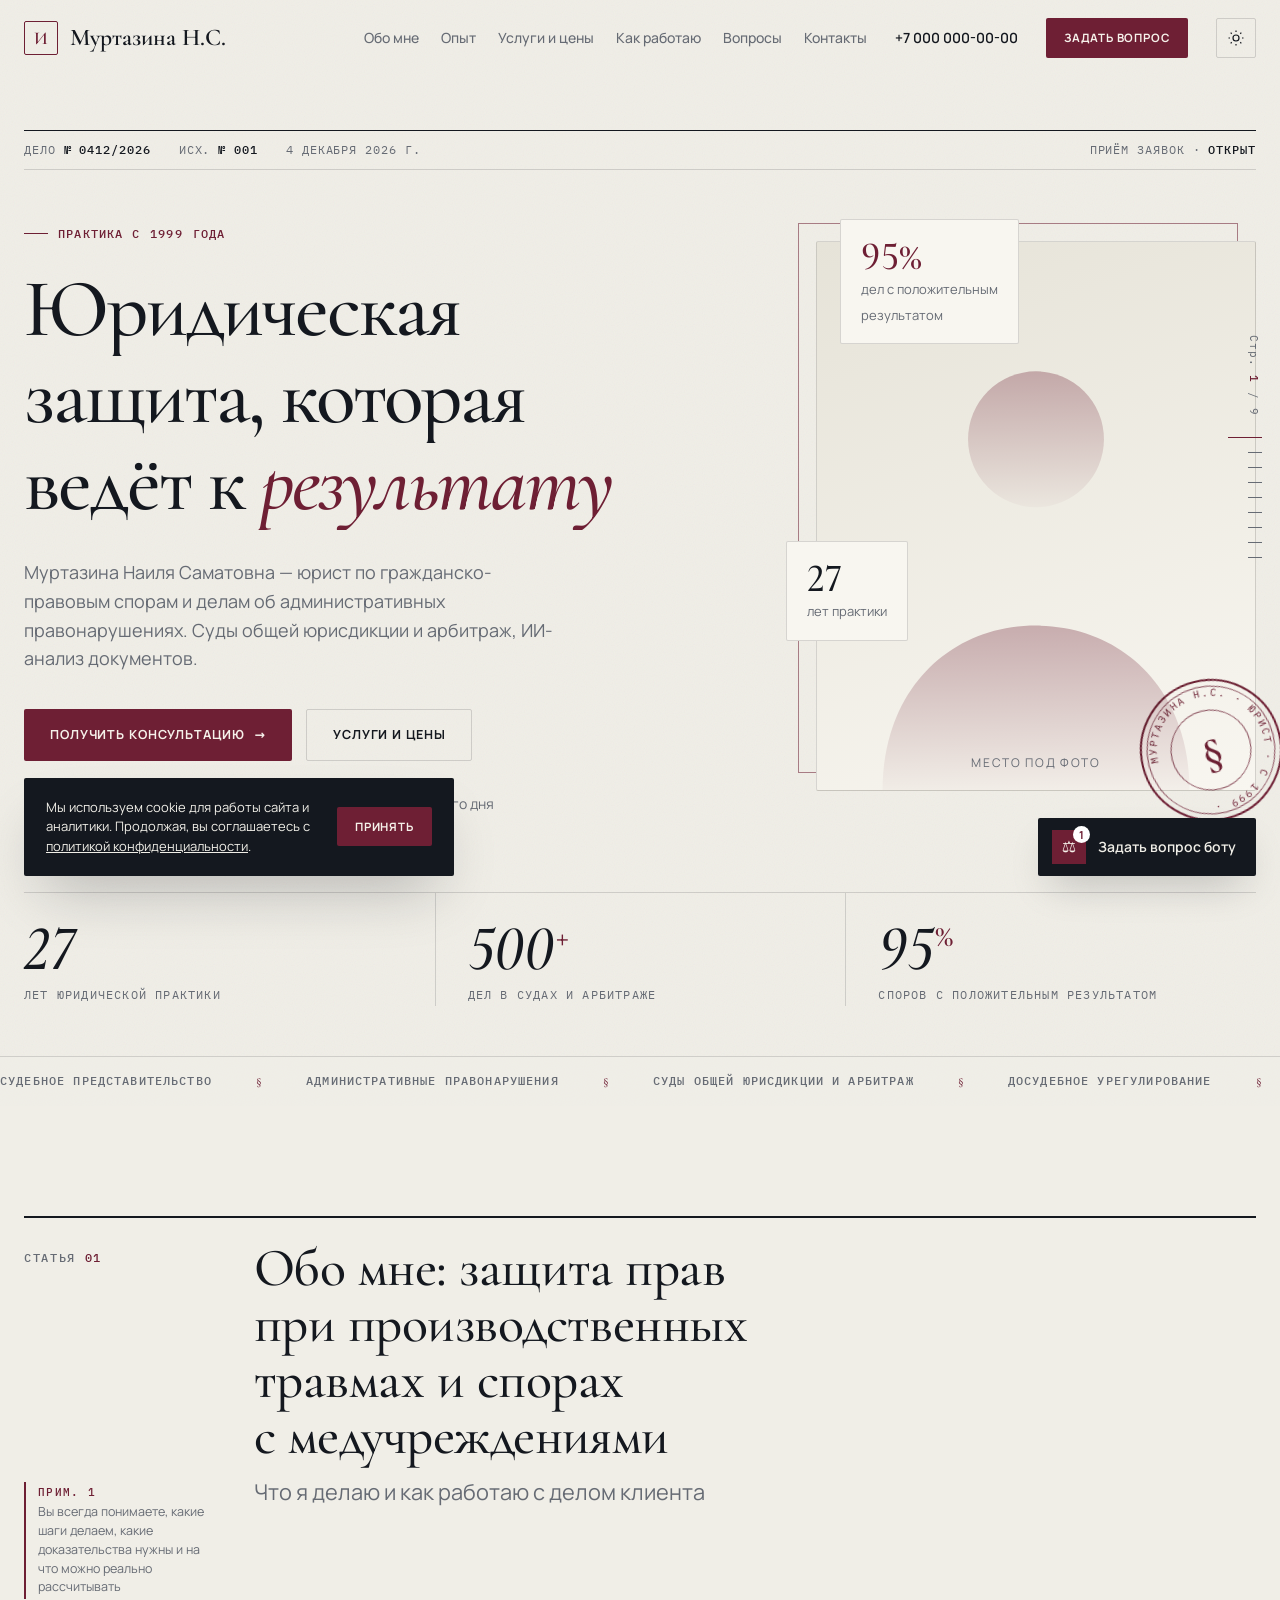
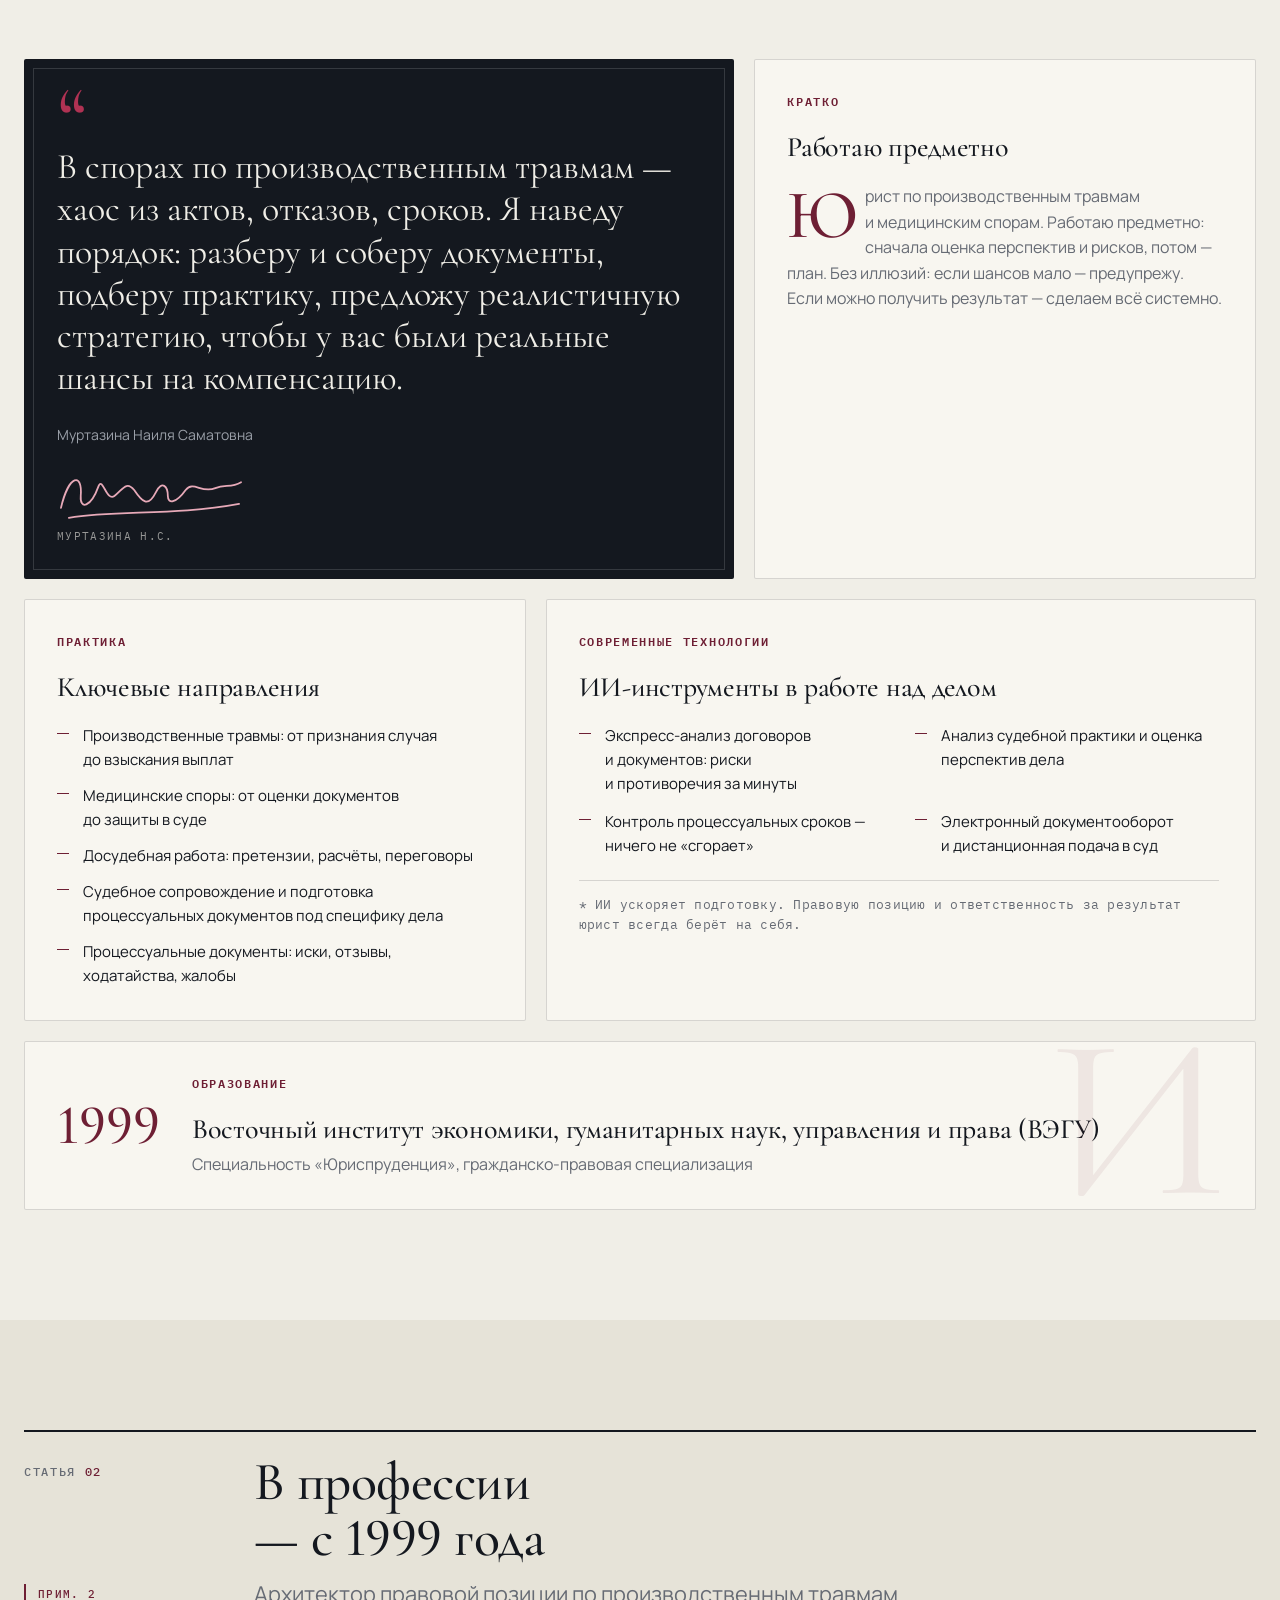
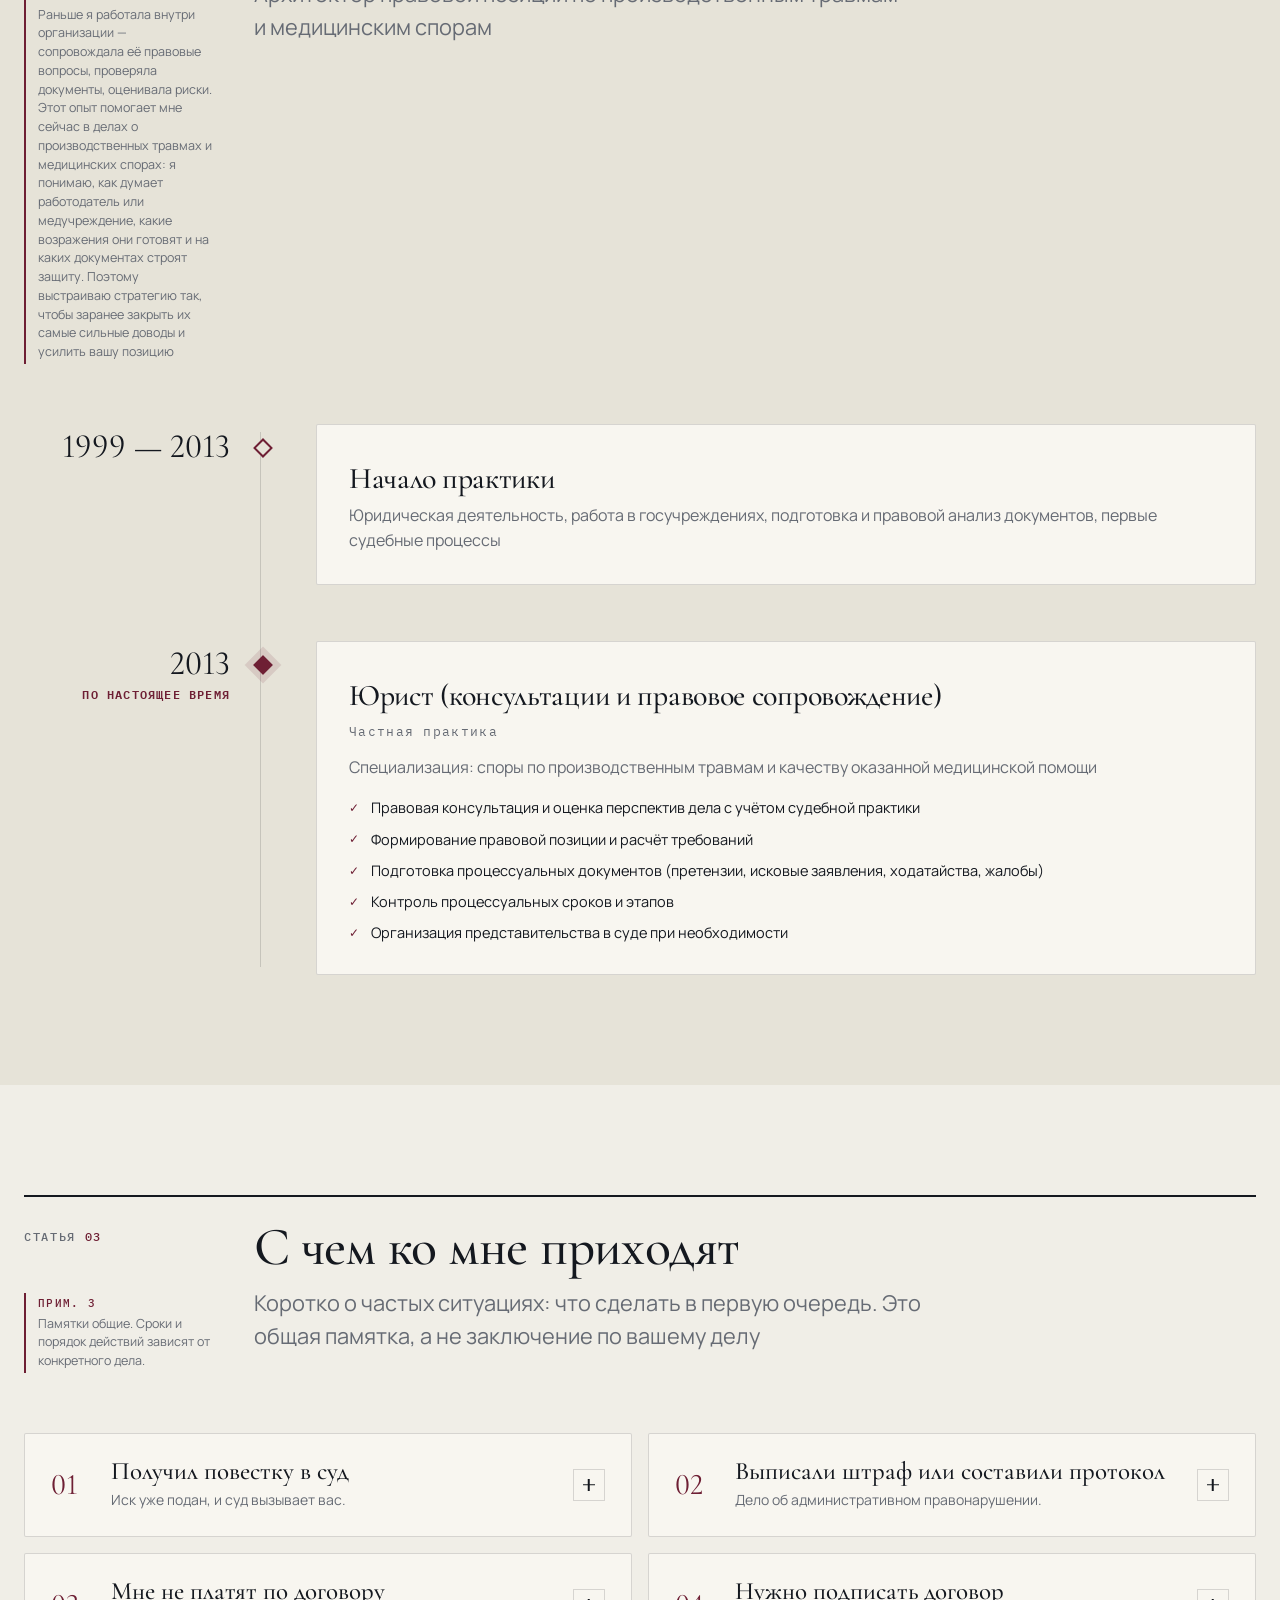
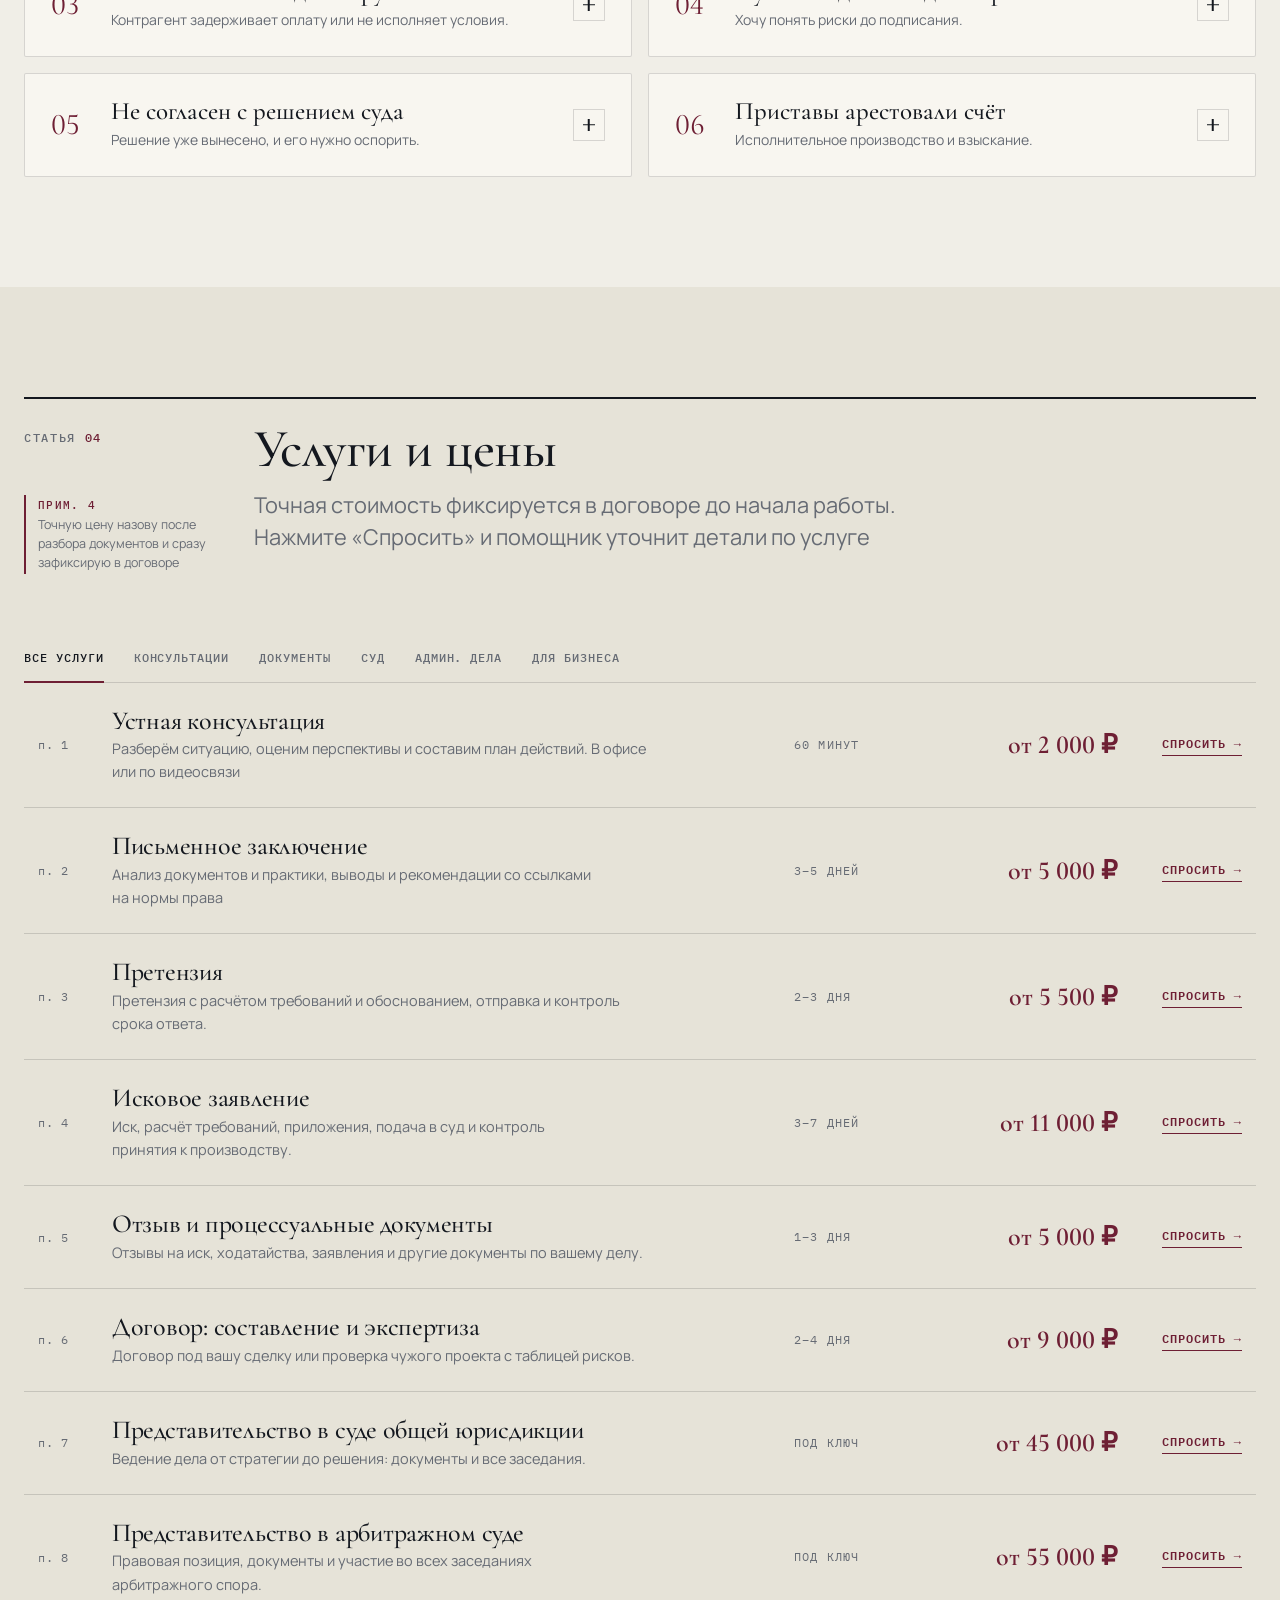
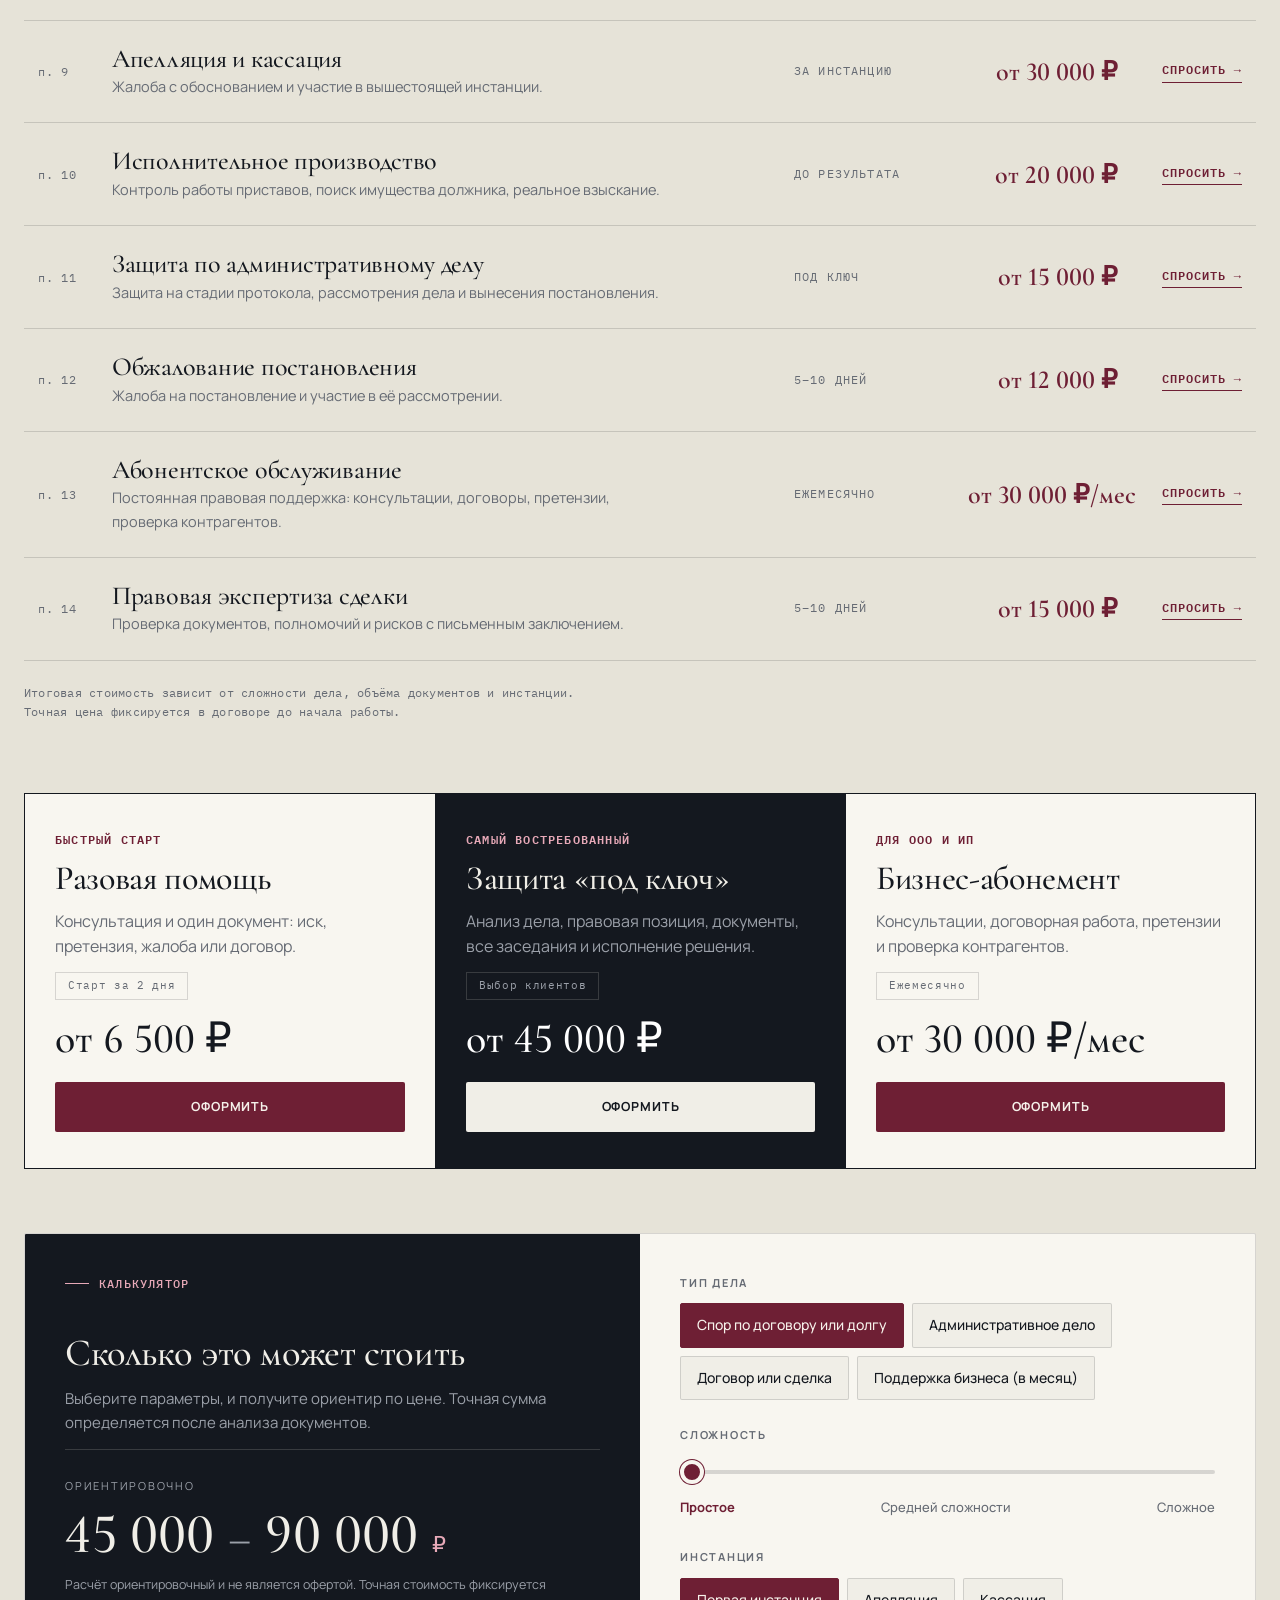
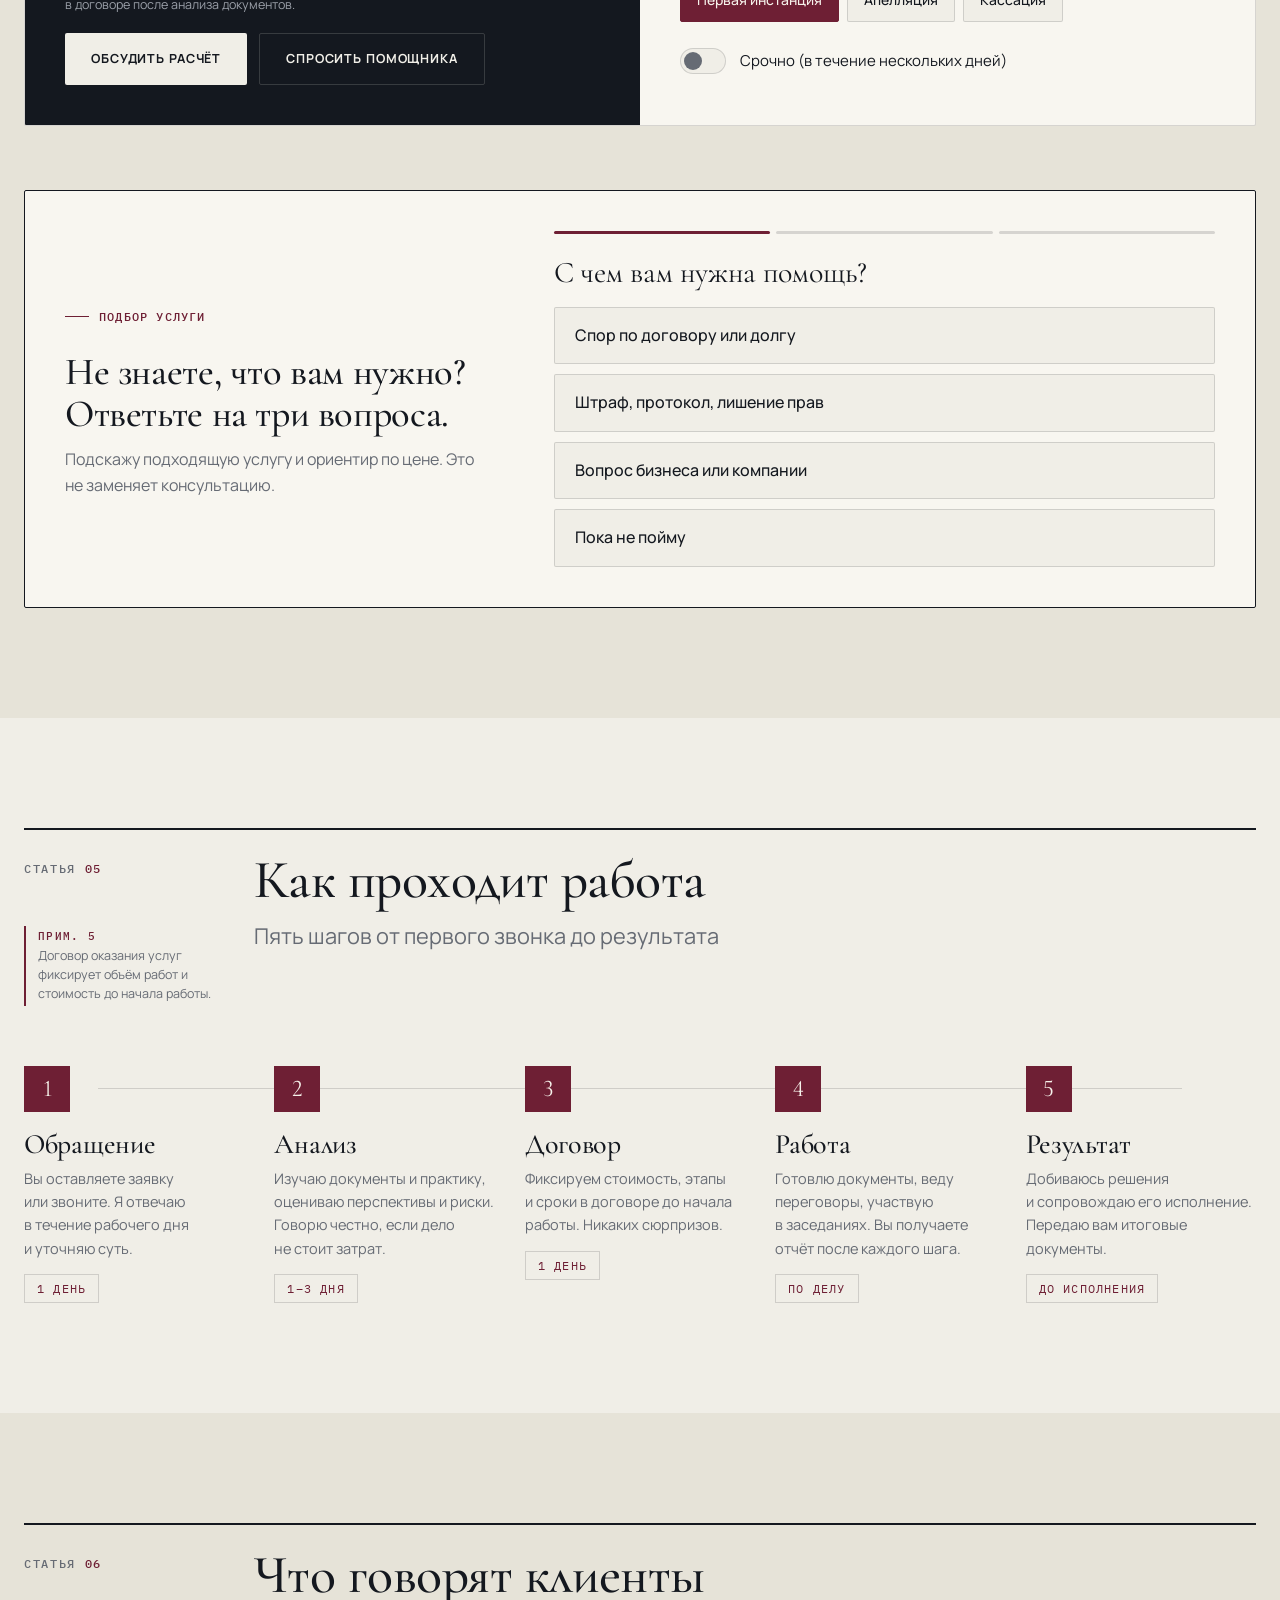
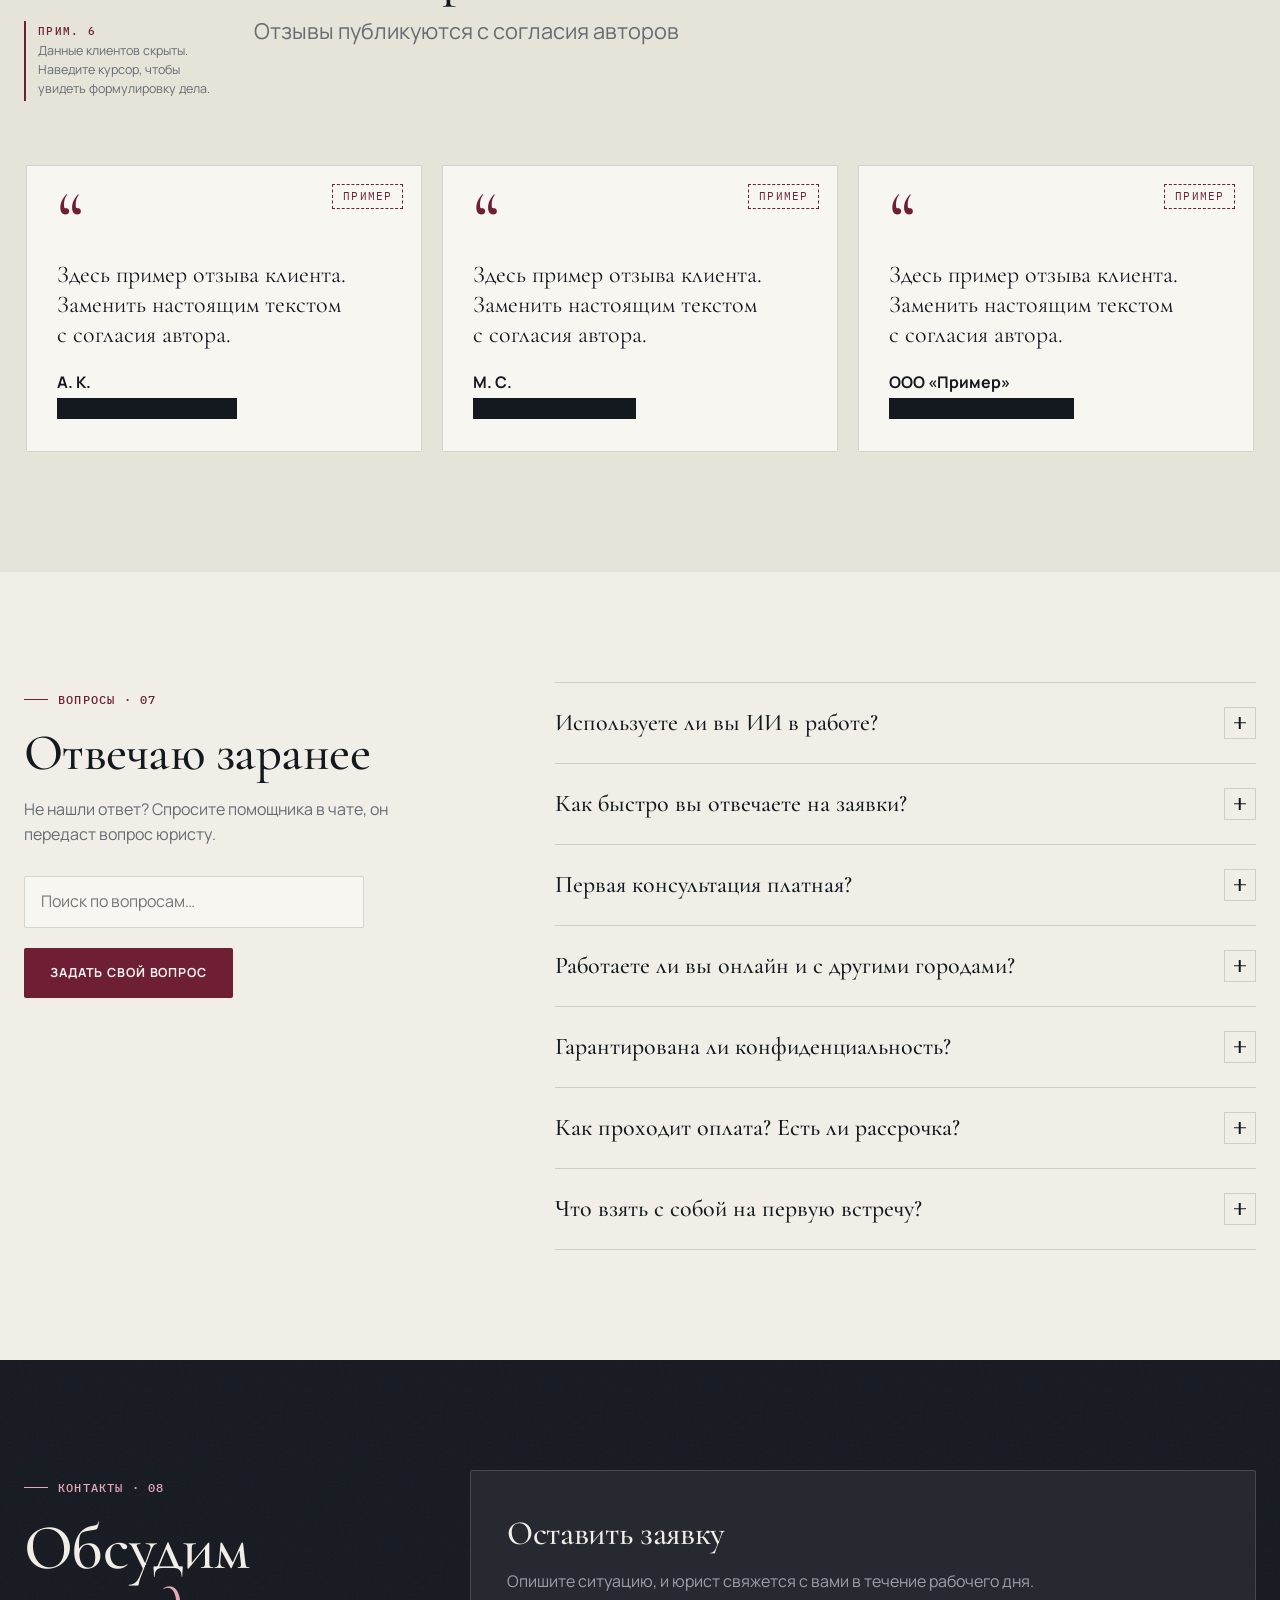
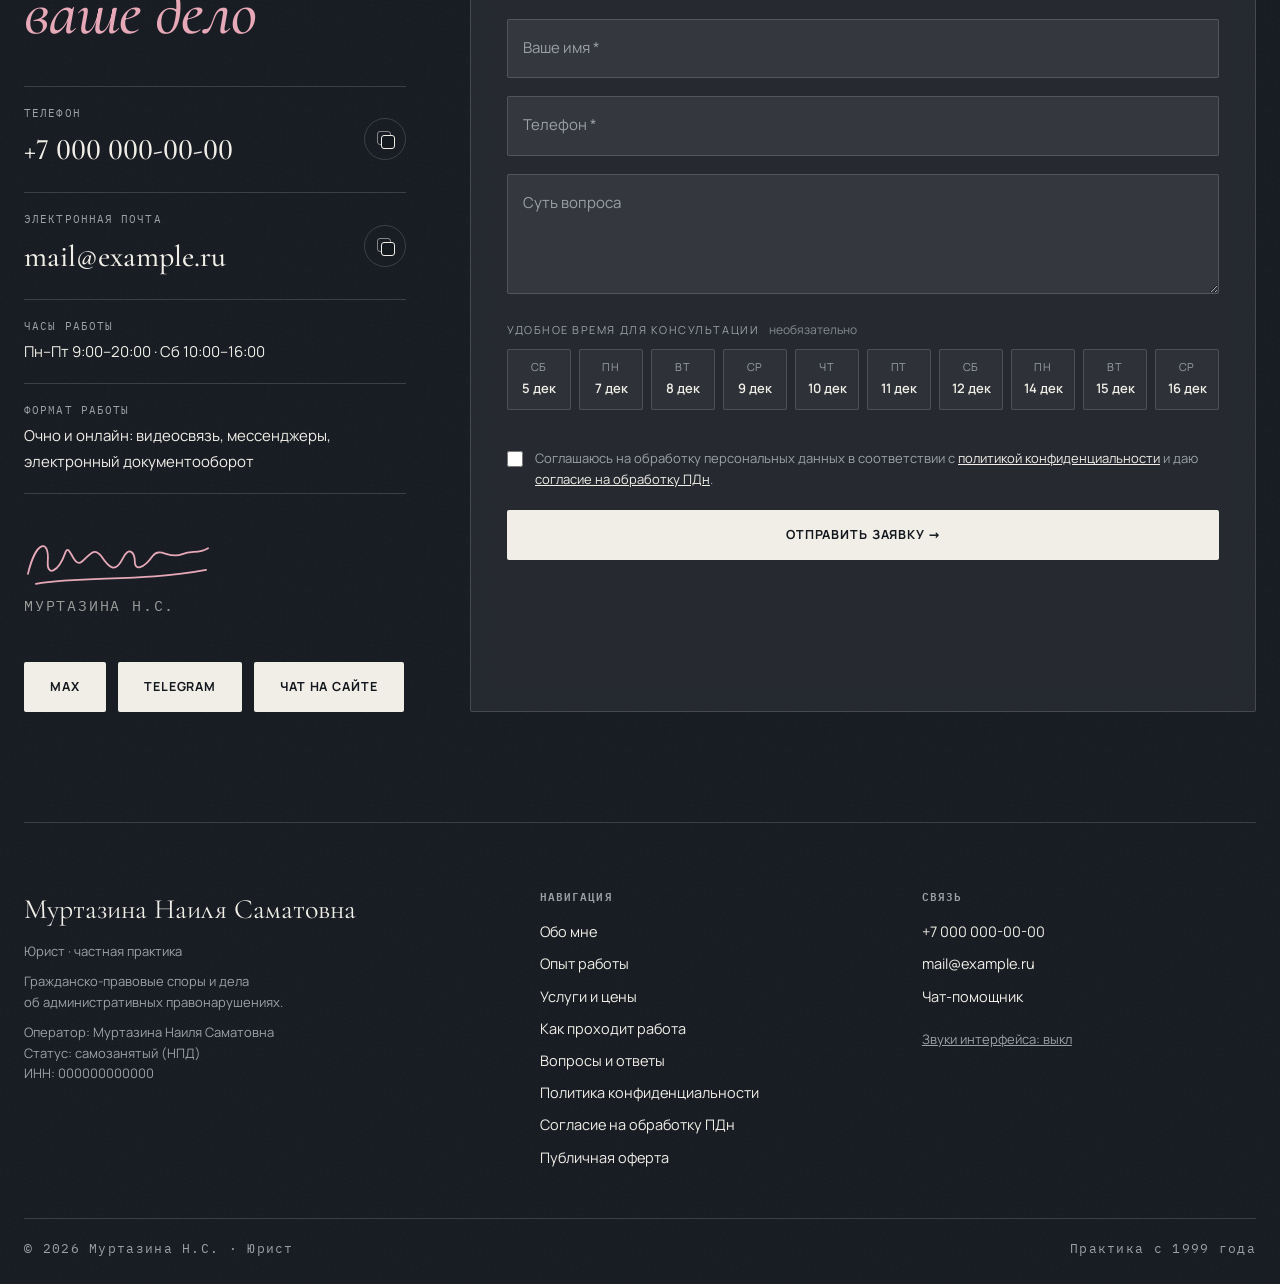
<file: index.html>
<!doctype html>
<html lang="ru">
<head>
<meta charset="utf-8">
<meta name="viewport" content="width=device-width, initial-scale=1">
<title>Иванов И.И. — юрист по гражданским спорам и административным делам</title>
<meta name="description" content="Юрист с практикой с 1999 года: судебное представительство, административные дела, договоры, претензии. Онлайн-консультации.">
<meta name="theme-color" content="#F0EEE7">
<meta property="og:type" content="website">
<meta property="og:locale" content="ru_RU">
<meta property="og:title" content="Иванов И.И. — юрист по гражданским спорам и административным делам">
<meta property="og:description" content="Судебное представительство, административные дела, договоры, претензии. Практика с 1999 года.">
<meta property="og:image" content="og.png">
<meta name="twitter:card" content="summary_large_image">
<link rel="icon" href="favicon.svg" type="image/svg+xml">
<link rel="preload" href="fonts/Manrope-400-normal-cyrillic.woff2" as="font" type="font/woff2" crossorigin>
<link rel="stylesheet" href="fonts.css">
<link rel="stylesheet" href="styles.css">
<link rel="stylesheet" href="strict.css">
<script>
try{var t=localStorage.getItem('theme');if(!t&&matchMedia('(prefers-color-scheme:dark)').matches)t='dark';if(t)document.documentElement.dataset.theme=t;
if(!sessionStorage.getItem('pre'))document.documentElement.classList.add('pre-on')}catch(e){}
</script>
<script type="application/ld+json">
{"@context":"https://schema.org","@type":"LegalService","name":"Иванов И.И. — юрист","description":"Судебное представительство, административные дела, договоры, претензии","telephone":"+7 000 000-00-00","email":"mail@example.ru","areaServed":"RU","priceRange":"от 2 000 ₽","founder":{"@type":"Person","name":"Иванов Иван Иванович","jobTitle":"Юрист"}}
</script>
</head>
<body>
<a class="skip" href="#about">К содержимому</a>

<div class="pre" id="pre" aria-hidden="true"><div class="pre-in"><i>И</i><span class="pre-line"></span></div></div>
<div class="prog" id="prog" aria-hidden="true"></div>
<div class="toast" id="toast" role="status" aria-live="polite"></div>

<header id="hd">
  <div class="wrap bar">
    <a href="#top" class="logo"><i data-b="initial"></i><span data-b="short"></span></a>
    <nav class="mainnav" id="nav" aria-label="Основное меню">
      <a href="#about">Обо мне</a><a href="#exp">Опыт</a><a href="#price">Услуги и цены</a><a href="#how">Как работаю</a><a href="#faq">Вопросы</a><a href="#contacts">Контакты</a>
    </nav>
    <span class="hours" data-b="hoursShort"></span>
    <a class="tel" data-b="phone" data-href="tel:phoneRaw"></a>
    <button class="btn fill sm" data-bot="Здравствуйте! Хочу задать вопрос.">Задать вопрос</button>
    <button class="theme" id="theme" aria-label="Сменить тему">
      <svg class="sun" viewBox="0 0 24 24"><circle cx="12" cy="12" r="4"/><path d="M12 2v2M12 20v2M2 12h2M20 12h2M4.9 4.9l1.4 1.4M17.7 17.7l1.4 1.4M4.9 19.1l1.4-1.4M17.7 6.3l1.4-1.4"/></svg>
      <svg class="moon" viewBox="0 0 24 24"><path d="M20 14.5A8 8 0 0 1 9.5 4 8 8 0 1 0 20 14.5z"/></svg>
    </button>
    <button class="burger" id="bg" aria-label="Меню" aria-expanded="false"><span></span></button>
  </div>
</header>

<div class="rail" aria-hidden="true" id="rail">
  <a class="on" data-t="Главная" href="#top"></a><a data-t="Обо мне" href="#about"></a><a data-t="Опыт" href="#exp"></a><a data-t="Ситуации" href="#cases"></a><a data-t="Услуги" href="#price"></a><a data-t="Как работаю" href="#how"></a><a data-t="Отзывы" href="#reviews"></a><a data-t="Вопросы" href="#faq"></a><a data-t="Контакты" href="#contacts"></a>
</div>

<noscript><div style="padding:120px 24px 40px;max-width:700px;margin:auto;font-family:Georgia,serif"><h1>Иванов И.И. — юрист</h1><p>Судебное представительство, административные дела, договоры, претензии. Практика с 1999 года.</p><p>Телефон: +7 000 000-00-00 · Почта: mail@example.ru</p><p>Для просмотра сайта включите JavaScript.</p></div></noscript>

<main>
<section class="hero" id="top">
  <div class="wrap">
    <div class="grid">
      <div>
        <div class="eyebrow fade">Практика с <span data-b="since"></span> года</div>
        <h1>
          <span class="ln"><span>Юридическая</span></span>
          <span class="ln"><span>защита, которая</span></span>
          <span class="ln"><span>ведёт к <em>результату</em></span></span>
        </h1>
        <p class="lead fade d2"><span data-b="full"></span> — юрист по гражданско-правовым спорам и делам об административных правонарушениях. Суды общей юрисдикции и арбитраж, ИИ-анализ документов.</p>
        <div class="cta fade d3">
          <a class="btn fill mag" href="#contacts">Получить консультацию <span class="ar">→</span></a>
          <a class="btn ghost mag" href="#price">Услуги и цены</a>
        </div>
        <div class="status fade d3"><span class="dot"></span>Сейчас принимаю заявки — отвечаю лично в течение рабочего дня</div>
      </div>
      <div class="portrait fade d2">
        <div class="ring"></div>
        <div class="frame" id="frame"></div>
        <div class="float f1"><b data-n="20" data-s="+">0</b><span>лет практики</span></div>
        <div class="float f2"><b data-n="95" data-s="%">0</b><span>дел с положительным<br>результатом</span></div>
      </div>
    </div>
    <div class="stats fade d3" id="stats"></div>
  </div>
  <div class="marq"><div class="track" id="tr"></div></div>
</section>

<section class="s" id="about">
  <div class="wrap">
    <div class="sh rv"><span class="no" data-px>01</span><h2 data-split>Обо мне: защита прав при производственных травмах и спорах с медучреждениями</h2><p>Что я делаю и как работаю с делом клиента</p></div>
    <div class="bento" id="bento"></div>
  </div>
</section>

<section class="s alt" id="exp">
  <div class="wrap">
    <div class="sh rv"><span class="no" data-px>02</span><h2 data-split>В&nbsp;профессии&nbsp;— с <span data-b="since"></span> года</h2><p>Архитектор правовой позиции по производственным травмам и медицинским спорам</p></div>
    <div class="tl" id="tl"><div class="tl-line"><div class="tl-fill" id="tlf"></div></div></div>
  </div>
</section>

<section class="s" id="cases">
  <div class="wrap">
    <div class="sh rv"><span class="no" data-px>03</span><h2 data-split>С чем ко мне приходят</h2><p>Коротко о частых ситуациях: что сделать в первую очередь. Это общая памятка, а не заключение по вашему делу</p></div>
    <div class="sit" id="sit"></div>
  </div>
</section>

<section class="s alt" id="price">
  <div class="wrap">
    <div class="sh rv"><span class="no" data-px>04</span><h2 data-split>Услуги и цены</h2><p>Точная стоимость фиксируется в договоре до начала работы. Нажмите «Спросить» и помощник уточнит детали по услуге</p></div>
    <div class="pills rv" id="pills" role="tablist"><span class="ind" id="ind"></span></div>
    <div class="cards" id="cards"></div>
    <p class="note" id="pnote"></p>
    <div class="pk" id="pk"></div>

    <div class="calc rv" id="calc"></div>

    <div class="quiz rv" id="quiz">
      <div class="qd">
        <span class="eyebrow">Подбор услуги</span>
        <h3>Не знаете, что вам нужно? Ответьте на три вопроса.</h3>
        <p>Подскажу подходящую услугу и ориентир по цене. Это не заменяет консультацию.</p>
      </div>
      <div class="qbox" id="qbox"></div>
    </div>
  </div>
</section>

<section class="s" id="how">
  <div class="wrap">
    <div class="sh rv"><span class="no" data-px>05</span><h2 data-split>Как проходит работа</h2><p>Пять шагов от первого звонка до результата</p></div>
    <ol class="proc" id="proc"></ol>
  </div>
</section>

<section class="s alt" id="reviews">
  <div class="wrap">
    <div class="sh rv"><span class="no" data-px>06</span><h2 data-split>Что говорят клиенты</h2><p>Отзывы публикуются с согласия авторов</p></div>
    <div class="rvw rv" id="rvw"></div>
  </div>
</section>

<section class="s" id="faq">
  <div class="wrap faqg">
    <div class="side rv">
      <span class="eyebrow">Вопросы · 07</span>
      <h2>Отвечаю заранее</h2>
      <p>Не нашли ответ? Спросите помощника в чате, он передаст вопрос юристу.</p>
      <div class="fsearch"><input id="fq" type="search" placeholder="Поиск по вопросам…" aria-label="Поиск по вопросам" autocomplete="off"></div>
      <button class="btn fill" data-bot="Хочу задать свой вопрос юристу.">Задать свой вопрос</button>
    </div>
    <div><div id="faqlist"></div><p class="nores" id="nores" hidden>Ничего не найдено. Задайте вопрос помощнику, он ответит или передаст юристу.</p></div>
  </div>
</section>

<section class="s dk" id="contacts">
  <div class="wrap cg">
    <div class="rv">
      <span class="eyebrow">Контакты · 08</span>
      <h2>Обсудим <em>ваше дело</em></h2>
      <div class="ci">
        <div class="cl"><a data-href="tel:phoneRaw"><small>Телефон</small><b data-b="phone"></b></a><button class="cp-btn" data-copy="phone" aria-label="Скопировать телефон"></button></div>
        <div class="cl"><a data-href="mailto:email"><small>Электронная почта</small><b data-b="email"></b></a><button class="cp-btn" data-copy="email" aria-label="Скопировать почту"></button></div>
        <div><small>Часы работы</small><span data-b="hours"></span></div>
        <div><small>Формат работы</small><span data-b="format"></span></div>
      </div>
      <div class="msg">
        <a class="btn light" data-href="max" target="_blank" rel="noopener">Max</a>
        <a class="btn light" data-href="telegram" target="_blank" rel="noopener">Telegram</a>
        <button class="btn light" data-bot="Здравствуйте! Хочу задать вопрос.">Чат на сайте</button>
      </div>
    </div>
    <div class="glass rv" id="glass">
      <h3>Оставить заявку</h3>
      <p>Опишите ситуацию, и юрист свяжется с вами в течение рабочего дня.</p>
      <form id="lead" novalidate>
        <div class="fld"><input id="f-name" name="name" autocomplete="name" maxlength="80" placeholder=" "><label for="f-name">Ваше имя *</label><span class="tick"></span><div class="em">Укажите имя</div></div>
        <div class="fld"><input id="f-phone" name="phone" type="tel" inputmode="tel" autocomplete="tel" placeholder=" "><label for="f-phone">Телефон *</label><span class="tick"></span><div class="em">Укажите телефон полностью</div></div>
        <div class="fld"><textarea id="f-msg" name="msg" maxlength="1500" placeholder=" "></textarea><label for="f-msg">Суть вопроса</label></div>
        <div class="bk" id="bk"></div>
        <input class="hp" name="website" tabindex="-1" autocomplete="off" aria-hidden="true">
        <label class="agree" id="agree"><input type="checkbox" id="f-ok"><span>Соглашаюсь на обработку персональных данных в соответствии с <a href="privacy.html" target="_blank">политикой конфиденциальности</a> и даю <a href="consent.html" target="_blank">согласие на обработку ПДн</a>.</span></label>
        <button class="btn light send" type="submit"><span class="lb">Отправить заявку →</span><span class="okm">✓</span></button>
      </form>
      <div class="done"><div class="ck2">✓</div><b>Заявка принята</b><p>Свяжусь с вами в течение рабочего дня.</p></div>
    </div>
  </div>
</section>
</main>

<footer class="dk">
  <div class="wrap">
    <div class="ft">
      <div>
        <div class="lg" data-b="full"></div>
        <p class="req" data-b="role"></p>
        <p class="req">Гражданско-правовые споры и дела об административных правонарушениях.</p>
        <p class="req">Оператор: <span data-b="full"></span><br>Статус: <span data-b="status"></span><br>ИНН: <span data-b="inn"></span></p>
      </div>
      <div><h4>Навигация</h4><a href="#about">Обо мне</a><a href="#exp">Опыт работы</a><a href="#price">Услуги и цены</a><a href="#how">Как проходит работа</a><a href="#faq">Вопросы и ответы</a><a href="privacy.html">Политика конфиденциальности</a><a href="consent.html">Согласие на обработку ПДн</a><a href="offer.html">Публичная оферта</a></div>
      <div><h4>Связь</h4><a data-b="phone" data-href="tel:phoneRaw"></a><a data-b="email" data-href="mailto:email"></a><a href="#" data-bot="Здравствуйте! Хочу задать вопрос.">Чат-помощник</a><button class="snd" id="snd" aria-pressed="false">Звуки интерфейса: выкл</button></div>
    </div>
    <div class="cp"><span>© <span id="yr"></span> <span data-b="short"></span> · Юрист</span><span>Практика с <span data-b="since"></span> года</span></div>
  </div>
</footer>

<!-- чат -->
<div class="hint" id="hint"><b>Есть вопрос?</b><span>Спросите помощника, он передаст юристу.</span></div>
<button class="chatbtn" id="chatbtn" aria-label="Открыть чат"><i>⚖<b>1</b></i>Задать вопрос боту</button>
<section class="cw" id="cw" role="dialog" aria-label="Чат-помощник">
  <header>
    <div class="av">⚖</div>
    <div><b>Приёмная</b><small>онлайн · передаю вопросы юристу</small></div>
    <button class="x" id="cx" aria-label="Закрыть чат">×</button>
  </header>
  <div class="msgs" id="msgs" aria-live="polite"></div>
  <div class="chips" id="chips"></div>
  <form class="cf" id="cf"><input id="ci" placeholder="Напишите вопрос…" autocomplete="off" maxlength="500" aria-label="Сообщение"><button aria-label="Отправить">➤</button></form>
  <div class="cn">Отправляя сообщения и контактные данные, вы соглашаетесь с <a href="privacy.html" target="_blank">политикой конфиденциальности</a>. Ответы бота носят справочный характер и не заменяют консультацию юриста.</div>
</section>

<div class="mbar"><a class="btn ghost" data-href="tel:phoneRaw">Позвонить</a><a class="btn fill" href="#contacts">Написать</a></div>

<div class="ck" id="ck" role="region" aria-label="Cookie">
  <span>Мы используем cookie для работы сайта и аналитики. Продолжая, вы соглашаетесь с <a href="privacy.html">политикой конфиденциальности</a>.</span>
  <button class="btn fill sm" id="ckok">Принять</button>
</div>

<script src="content.js"></script>
<script src="features.js"></script>
<script src="app.js"></script>
<script src="fx.js"></script>
<script src="docs.js"></script>
</body>
</html>
</file>
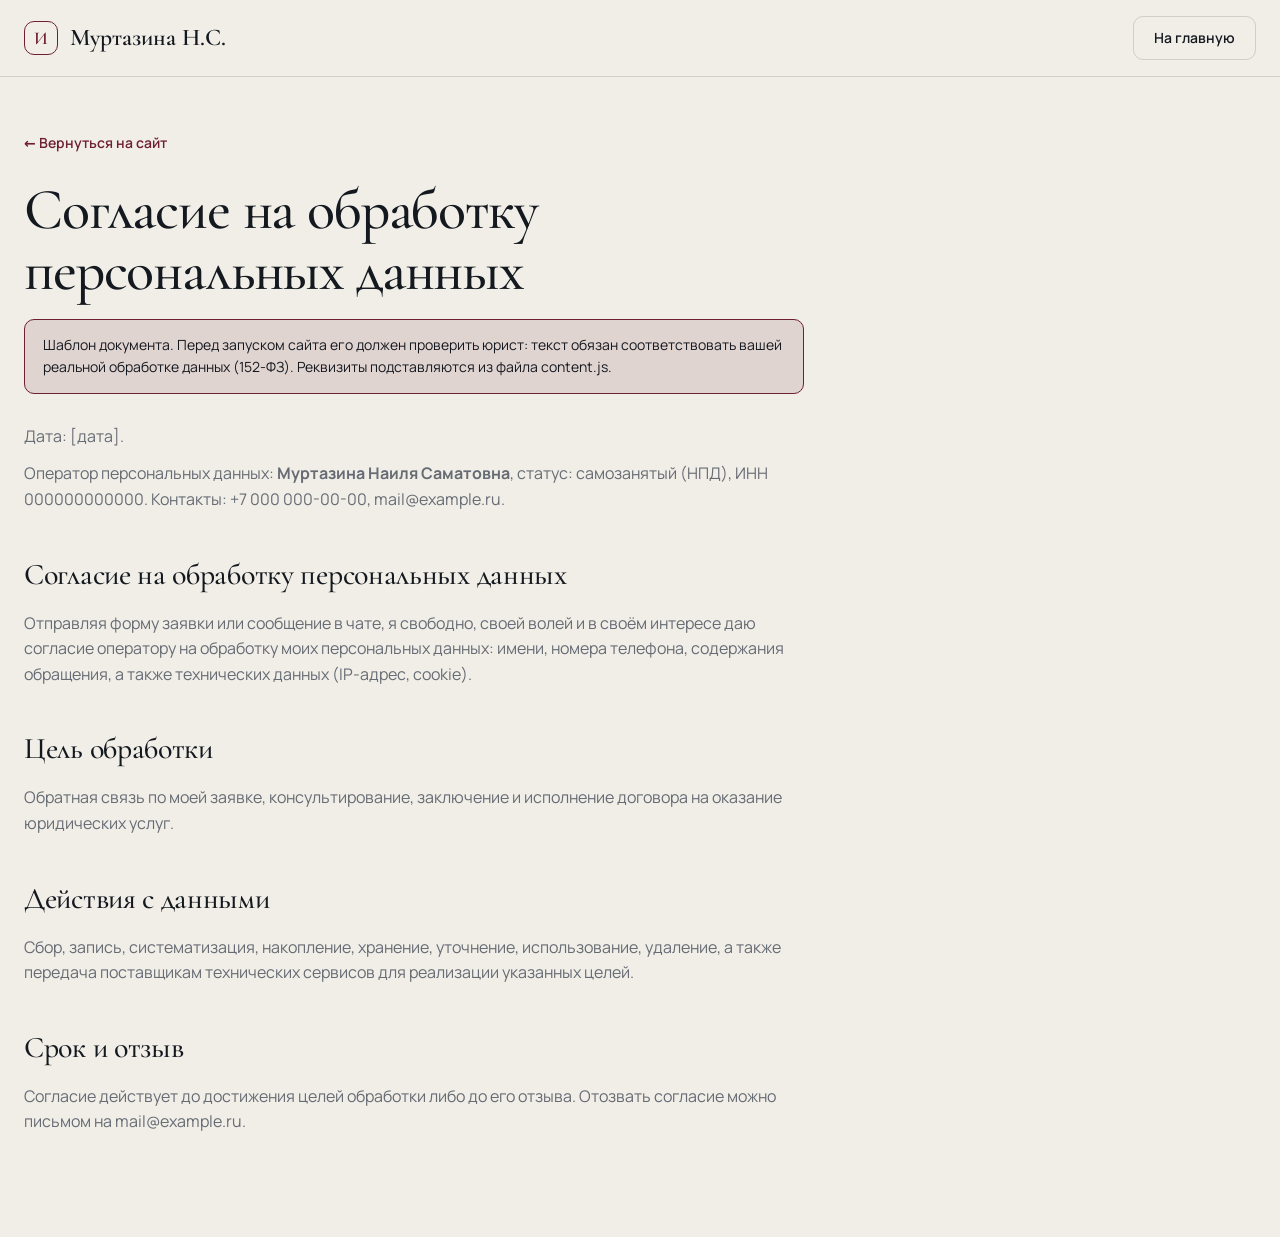
<file: consent.html>
<!doctype html>
<html lang="ru">
<head>
<meta charset="utf-8">
<meta name="viewport" content="width=device-width, initial-scale=1">
<title>Согласие на обработку персональных данных</title>
<meta name="robots" content="noindex">
<link rel="preload" href="fonts/Manrope-400-normal-cyrillic.woff2" as="font" type="font/woff2" crossorigin>
<link rel="stylesheet" href="fonts.css">
<link rel="stylesheet" href="styles.css">
<script>try{var t=localStorage.getItem('theme');if(t)document.documentElement.dataset.theme=t}catch(e){}</script>
</head>
<body>
<header class="scrolled"><div class="wrap bar"><a href="index.html" class="logo"><i data-b="initial"></i><span data-b="short"></span></a><a class="btn ghost sm" style="margin-left:auto" href="index.html">На главную</a></div></header>
<main class="doc"><div class="wrap"><div class="in">
<a class="back" href="index.html">← Вернуться на сайт</a>
<h1>Согласие на обработку персональных данных</h1>
<div class="warn">Шаблон документа. Перед запуском сайта его должен проверить юрист: текст обязан соответствовать вашей реальной обработке данных (152-ФЗ). Реквизиты подставляются из файла content.js.</div>
<p>Дата: [дата].</p>
<p>Оператор персональных данных: <b data-b="full"></b>, статус: <span data-b="status"></span>, ИНН <span data-b="inn"></span>. Контакты: <span data-b="phone"></span>, <span data-b="email"></span>.</p>
<h2>Согласие на обработку персональных данных</h2>
<p>Отправляя форму заявки или сообщение в чате, я свободно, своей волей и в своём интересе даю согласие оператору на обработку моих персональных данных: имени, номера телефона, содержания обращения, а также технических данных (IP-адрес, cookie).</p>
<h2>Цель обработки</h2>
<p>Обратная связь по моей заявке, консультирование, заключение и исполнение договора на оказание юридических услуг.</p>
<h2>Действия с данными</h2>
<p>Сбор, запись, систематизация, накопление, хранение, уточнение, использование, удаление, а также передача поставщикам технических сервисов для реализации указанных целей.</p>
<h2>Срок и отзыв</h2>
<p>Согласие действует до достижения целей обработки либо до его отзыва. Отозвать согласие можно письмом на <span data-b="email"></span>.</p>
</div></div></main>
<script src="content.js"></script>
<script>
(function(){var P=SITE.person;document.querySelectorAll('[data-b]').forEach(function(e){if(P[e.dataset.b]!=null)e.textContent=P[e.dataset.b]});})();
</script>
</body>
</html>
</file>
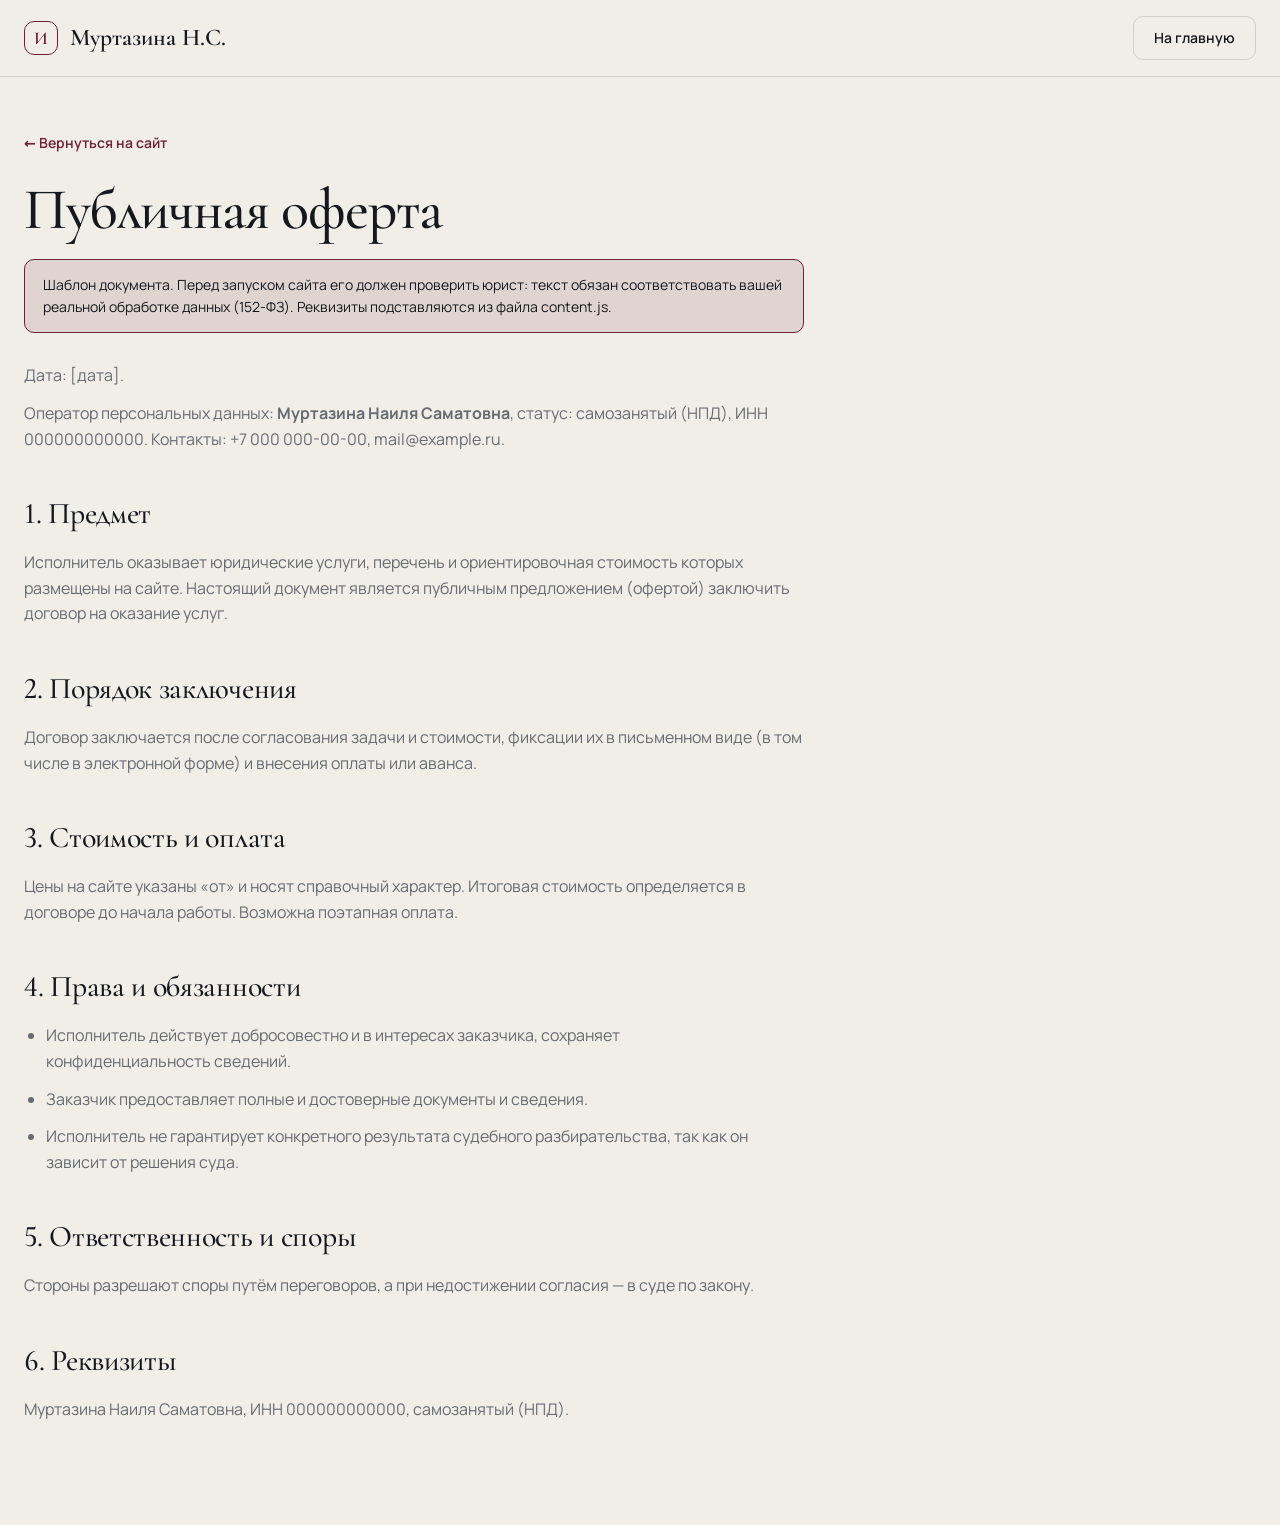
<file: offer.html>
<!doctype html>
<html lang="ru">
<head>
<meta charset="utf-8">
<meta name="viewport" content="width=device-width, initial-scale=1">
<title>Публичная оферта</title>
<meta name="robots" content="noindex">
<link rel="preload" href="fonts/Manrope-400-normal-cyrillic.woff2" as="font" type="font/woff2" crossorigin>
<link rel="stylesheet" href="fonts.css">
<link rel="stylesheet" href="styles.css">
<script>try{var t=localStorage.getItem('theme');if(t)document.documentElement.dataset.theme=t}catch(e){}</script>
</head>
<body>
<header class="scrolled"><div class="wrap bar"><a href="index.html" class="logo"><i data-b="initial"></i><span data-b="short"></span></a><a class="btn ghost sm" style="margin-left:auto" href="index.html">На главную</a></div></header>
<main class="doc"><div class="wrap"><div class="in">
<a class="back" href="index.html">← Вернуться на сайт</a>
<h1>Публичная оферта</h1>
<div class="warn">Шаблон документа. Перед запуском сайта его должен проверить юрист: текст обязан соответствовать вашей реальной обработке данных (152-ФЗ). Реквизиты подставляются из файла content.js.</div>
<p>Дата: [дата].</p>
<p>Оператор персональных данных: <b data-b="full"></b>, статус: <span data-b="status"></span>, ИНН <span data-b="inn"></span>. Контакты: <span data-b="phone"></span>, <span data-b="email"></span>.</p>
<h2>1. Предмет</h2>
<p>Исполнитель оказывает юридические услуги, перечень и ориентировочная стоимость которых размещены на сайте. Настоящий документ является публичным предложением (офертой) заключить договор на оказание услуг.</p>
<h2>2. Порядок заключения</h2>
<p>Договор заключается после согласования задачи и стоимости, фиксации их в письменном виде (в том числе в электронной форме) и внесения оплаты или аванса.</p>
<h2>3. Стоимость и оплата</h2>
<p>Цены на сайте указаны «от» и носят справочный характер. Итоговая стоимость определяется в договоре до начала работы. Возможна поэтапная оплата.</p>
<h2>4. Права и обязанности</h2>
<ul><li>Исполнитель действует добросовестно и в интересах заказчика, сохраняет конфиденциальность сведений.</li><li>Заказчик предоставляет полные и достоверные документы и сведения.</li><li>Исполнитель не гарантирует конкретного результата судебного разбирательства, так как он зависит от решения суда.</li></ul>
<h2>5. Ответственность и споры</h2>
<p>Стороны разрешают споры путём переговоров, а при недостижении согласия — в суде по закону.</p>
<h2>6. Реквизиты</h2>
<p><span data-b="full"></span>, ИНН <span data-b="inn"></span>, <span data-b="status"></span>.</p>
</div></div></main>
<script src="content.js"></script>
<script>
(function(){var P=SITE.person;document.querySelectorAll('[data-b]').forEach(function(e){if(P[e.dataset.b]!=null)e.textContent=P[e.dataset.b]});})();
</script>
</body>
</html>
</file>
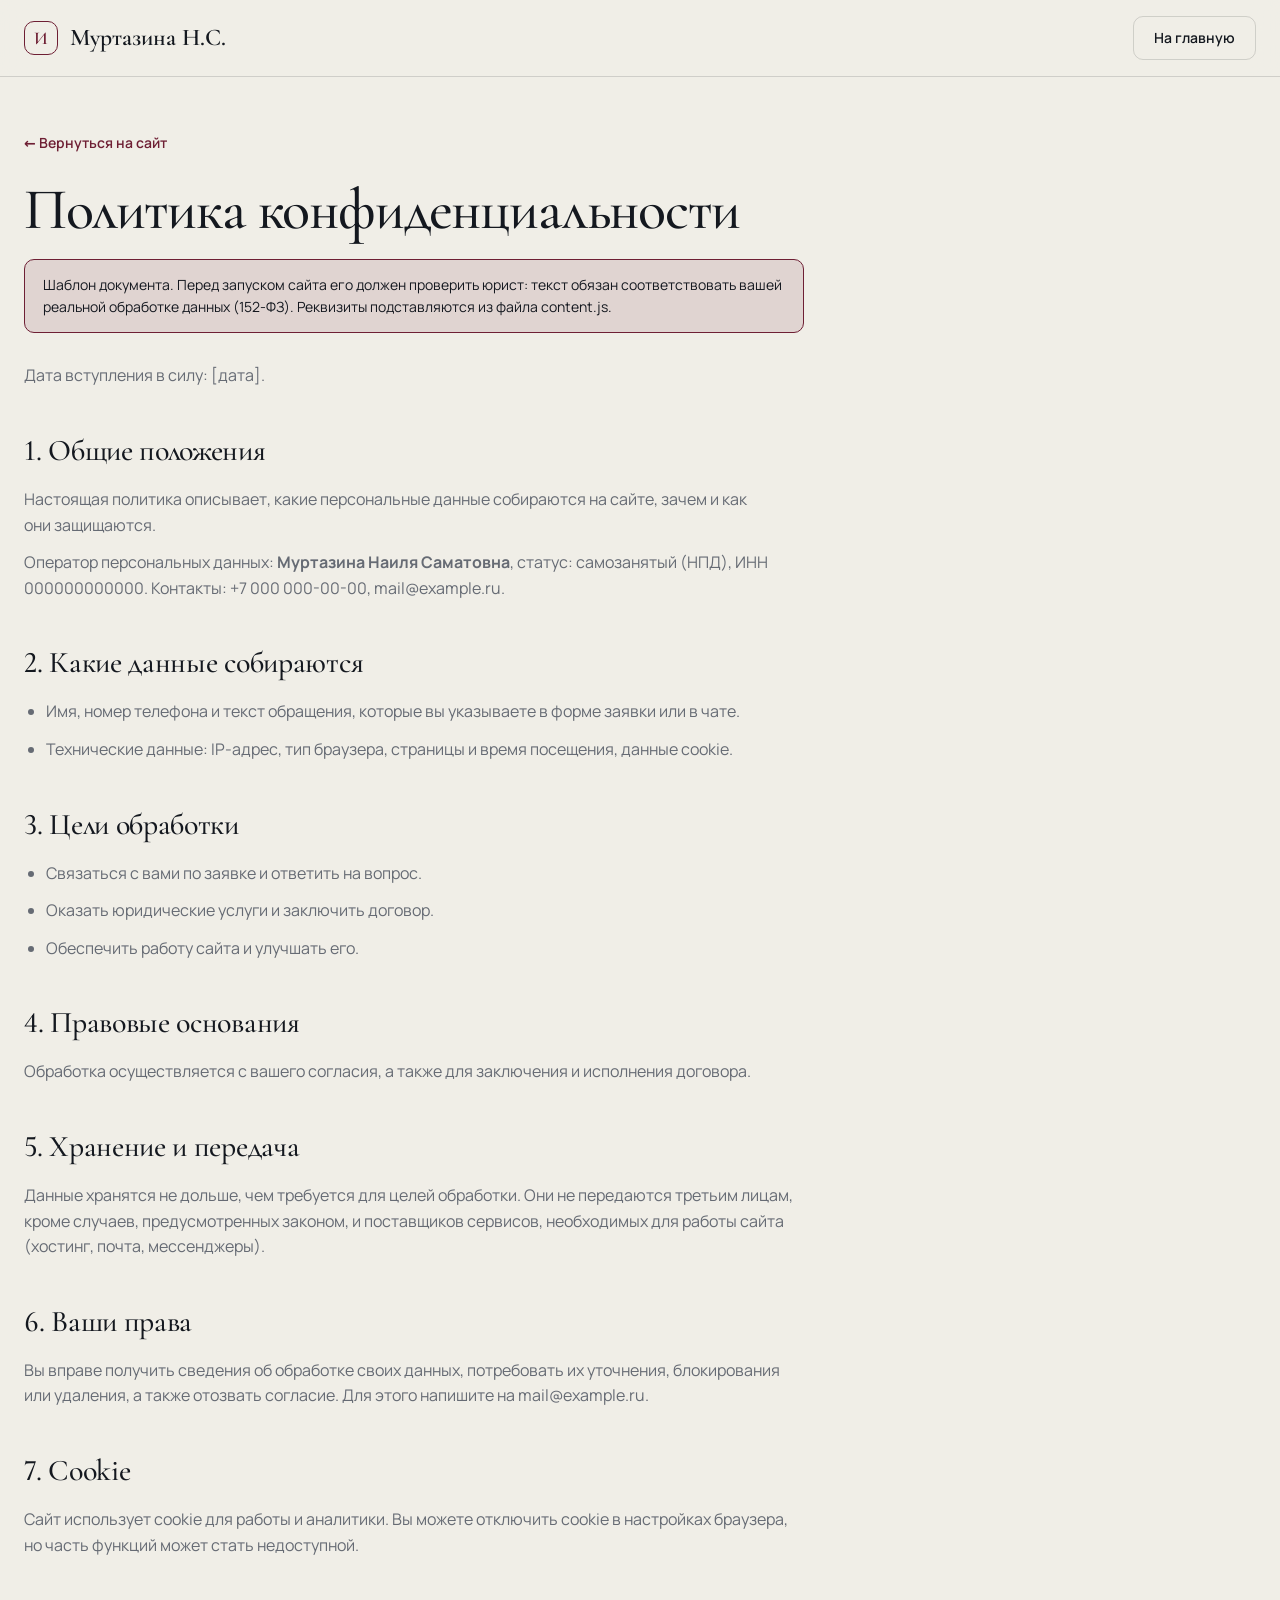
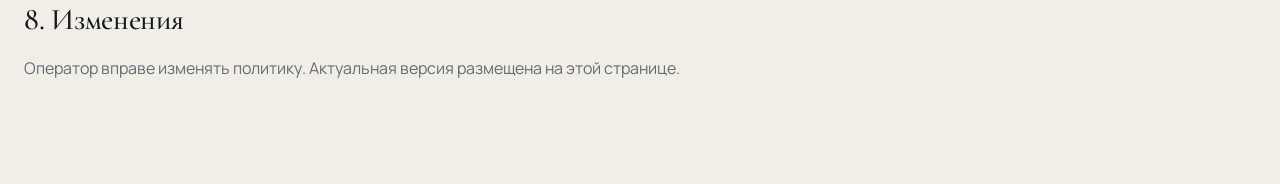
<file: privacy.html>
<!doctype html>
<html lang="ru">
<head>
<meta charset="utf-8">
<meta name="viewport" content="width=device-width, initial-scale=1">
<title>Политика конфиденциальности</title>
<meta name="robots" content="noindex">
<link rel="preload" href="fonts/Manrope-400-normal-cyrillic.woff2" as="font" type="font/woff2" crossorigin>
<link rel="stylesheet" href="fonts.css">
<link rel="stylesheet" href="styles.css">
<script>try{var t=localStorage.getItem('theme');if(t)document.documentElement.dataset.theme=t}catch(e){}</script>
</head>
<body>
<header class="scrolled"><div class="wrap bar"><a href="index.html" class="logo"><i data-b="initial"></i><span data-b="short"></span></a><a class="btn ghost sm" style="margin-left:auto" href="index.html">На главную</a></div></header>
<main class="doc"><div class="wrap"><div class="in">
<a class="back" href="index.html">← Вернуться на сайт</a>
<h1>Политика конфиденциальности</h1>
<div class="warn">Шаблон документа. Перед запуском сайта его должен проверить юрист: текст обязан соответствовать вашей реальной обработке данных (152-ФЗ). Реквизиты подставляются из файла content.js.</div>
<p>Дата вступления в силу: [дата].</p>
<h2>1. Общие положения</h2>
<p>Настоящая политика описывает, какие персональные данные собираются на сайте, зачем и как они защищаются.</p>
<p>Оператор персональных данных: <b data-b="full"></b>, статус: <span data-b="status"></span>, ИНН <span data-b="inn"></span>. Контакты: <span data-b="phone"></span>, <span data-b="email"></span>.</p>
<h2>2. Какие данные собираются</h2>
<ul><li>Имя, номер телефона и текст обращения, которые вы указываете в форме заявки или в чате.</li><li>Технические данные: IP-адрес, тип браузера, страницы и время посещения, данные cookie.</li></ul>
<h2>3. Цели обработки</h2>
<ul><li>Связаться с вами по заявке и ответить на вопрос.</li><li>Оказать юридические услуги и заключить договор.</li><li>Обеспечить работу сайта и улучшать его.</li></ul>
<h2>4. Правовые основания</h2>
<p>Обработка осуществляется с вашего согласия, а также для заключения и исполнения договора.</p>
<h2>5. Хранение и передача</h2>
<p>Данные хранятся не дольше, чем требуется для целей обработки. Они не передаются третьим лицам, кроме случаев, предусмотренных законом, и поставщиков сервисов, необходимых для работы сайта (хостинг, почта, мессенджеры).</p>
<h2>6. Ваши права</h2>
<p>Вы вправе получить сведения об обработке своих данных, потребовать их уточнения, блокирования или удаления, а также отозвать согласие. Для этого напишите на <span data-b="email"></span>.</p>
<h2>7. Cookie</h2>
<p>Сайт использует cookie для работы и аналитики. Вы можете отключить cookie в настройках браузера, но часть функций может стать недоступной.</p>
<h2>8. Изменения</h2>
<p>Оператор вправе изменять политику. Актуальная версия размещена на этой странице.</p>
</div></div></main>
<script src="content.js"></script>
<script>
(function(){var P=SITE.person;document.querySelectorAll('[data-b]').forEach(function(e){if(P[e.dataset.b]!=null)e.textContent=P[e.dataset.b]});})();
</script>
</body>
</html>
</file>
<file: fonts.css>
/* Локальные шрифты (кириллица и латиница), чтобы сайт не зависел от сторонних серверов */
@font-face {
  font-family: 'Cormorant Garamond';
  font-style: italic;
  font-weight: 400;
  font-display: swap;
  src: url(fonts/CormorantGaramond-400-italic-cyrillic.woff2) format('woff2');
  unicode-range: U+0301, U+0400-045F, U+0490-0491, U+04B0-04B1, U+2116;
}
@font-face {
  font-family: 'Cormorant Garamond';
  font-style: italic;
  font-weight: 400;
  font-display: swap;
  src: url(fonts/CormorantGaramond-400-italic-latin.woff2) format('woff2');
  unicode-range: U+0000-00FF, U+0131, U+0152-0153, U+02BB-02BC, U+02C6, U+02DA, U+02DC, U+0304, U+0308, U+0329, U+2000-206F, U+20AC, U+2122, U+2191, U+2193, U+2212, U+2215, U+FEFF, U+FFFD;
}
@font-face {
  font-family: 'Cormorant Garamond';
  font-style: italic;
  font-weight: 500;
  font-display: swap;
  src: url(fonts/CormorantGaramond-400-italic-cyrillic.woff2) format('woff2');
  unicode-range: U+0301, U+0400-045F, U+0490-0491, U+04B0-04B1, U+2116;
}
@font-face {
  font-family: 'Cormorant Garamond';
  font-style: italic;
  font-weight: 500;
  font-display: swap;
  src: url(fonts/CormorantGaramond-400-italic-latin.woff2) format('woff2');
  unicode-range: U+0000-00FF, U+0131, U+0152-0153, U+02BB-02BC, U+02C6, U+02DA, U+02DC, U+0304, U+0308, U+0329, U+2000-206F, U+20AC, U+2122, U+2191, U+2193, U+2212, U+2215, U+FEFF, U+FFFD;
}
@font-face {
  font-family: 'Cormorant Garamond';
  font-style: normal;
  font-weight: 400;
  font-display: swap;
  src: url(fonts/CormorantGaramond-400-normal-cyrillic.woff2) format('woff2');
  unicode-range: U+0301, U+0400-045F, U+0490-0491, U+04B0-04B1, U+2116;
}
@font-face {
  font-family: 'Cormorant Garamond';
  font-style: normal;
  font-weight: 400;
  font-display: swap;
  src: url(fonts/CormorantGaramond-400-normal-latin.woff2) format('woff2');
  unicode-range: U+0000-00FF, U+0131, U+0152-0153, U+02BB-02BC, U+02C6, U+02DA, U+02DC, U+0304, U+0308, U+0329, U+2000-206F, U+20AC, U+2122, U+2191, U+2193, U+2212, U+2215, U+FEFF, U+FFFD;
}
@font-face {
  font-family: 'Cormorant Garamond';
  font-style: normal;
  font-weight: 500;
  font-display: swap;
  src: url(fonts/CormorantGaramond-400-normal-cyrillic.woff2) format('woff2');
  unicode-range: U+0301, U+0400-045F, U+0490-0491, U+04B0-04B1, U+2116;
}
@font-face {
  font-family: 'Cormorant Garamond';
  font-style: normal;
  font-weight: 500;
  font-display: swap;
  src: url(fonts/CormorantGaramond-400-normal-latin.woff2) format('woff2');
  unicode-range: U+0000-00FF, U+0131, U+0152-0153, U+02BB-02BC, U+02C6, U+02DA, U+02DC, U+0304, U+0308, U+0329, U+2000-206F, U+20AC, U+2122, U+2191, U+2193, U+2212, U+2215, U+FEFF, U+FFFD;
}
@font-face {
  font-family: 'Cormorant Garamond';
  font-style: normal;
  font-weight: 600;
  font-display: swap;
  src: url(fonts/CormorantGaramond-400-normal-cyrillic.woff2) format('woff2');
  unicode-range: U+0301, U+0400-045F, U+0490-0491, U+04B0-04B1, U+2116;
}
@font-face {
  font-family: 'Cormorant Garamond';
  font-style: normal;
  font-weight: 600;
  font-display: swap;
  src: url(fonts/CormorantGaramond-400-normal-latin.woff2) format('woff2');
  unicode-range: U+0000-00FF, U+0131, U+0152-0153, U+02BB-02BC, U+02C6, U+02DA, U+02DC, U+0304, U+0308, U+0329, U+2000-206F, U+20AC, U+2122, U+2191, U+2193, U+2212, U+2215, U+FEFF, U+FFFD;
}
@font-face {
  font-family: 'IBM Plex Mono';
  font-style: normal;
  font-weight: 400;
  font-display: swap;
  src: url(fonts/IBMPlexMono-400-normal-cyrillic.woff2) format('woff2');
  unicode-range: U+0301, U+0400-045F, U+0490-0491, U+04B0-04B1, U+2116;
}
@font-face {
  font-family: 'IBM Plex Mono';
  font-style: normal;
  font-weight: 400;
  font-display: swap;
  src: url(fonts/IBMPlexMono-400-normal-latin.woff2) format('woff2');
  unicode-range: U+0000-00FF, U+0131, U+0152-0153, U+02BB-02BC, U+02C6, U+02DA, U+02DC, U+0304, U+0308, U+0329, U+2000-206F, U+20AC, U+2122, U+2191, U+2193, U+2212, U+2215, U+FEFF, U+FFFD;
}
@font-face {
  font-family: 'IBM Plex Mono';
  font-style: normal;
  font-weight: 500;
  font-display: swap;
  src: url(fonts/IBMPlexMono-500-normal-cyrillic.woff2) format('woff2');
  unicode-range: U+0301, U+0400-045F, U+0490-0491, U+04B0-04B1, U+2116;
}
@font-face {
  font-family: 'IBM Plex Mono';
  font-style: normal;
  font-weight: 500;
  font-display: swap;
  src: url(fonts/IBMPlexMono-500-normal-latin.woff2) format('woff2');
  unicode-range: U+0000-00FF, U+0131, U+0152-0153, U+02BB-02BC, U+02C6, U+02DA, U+02DC, U+0304, U+0308, U+0329, U+2000-206F, U+20AC, U+2122, U+2191, U+2193, U+2212, U+2215, U+FEFF, U+FFFD;
}
@font-face {
  font-family: 'IBM Plex Mono';
  font-style: normal;
  font-weight: 600;
  font-display: swap;
  src: url(fonts/IBMPlexMono-600-normal-cyrillic.woff2) format('woff2');
  unicode-range: U+0301, U+0400-045F, U+0490-0491, U+04B0-04B1, U+2116;
}
@font-face {
  font-family: 'IBM Plex Mono';
  font-style: normal;
  font-weight: 600;
  font-display: swap;
  src: url(fonts/IBMPlexMono-600-normal-latin.woff2) format('woff2');
  unicode-range: U+0000-00FF, U+0131, U+0152-0153, U+02BB-02BC, U+02C6, U+02DA, U+02DC, U+0304, U+0308, U+0329, U+2000-206F, U+20AC, U+2122, U+2191, U+2193, U+2212, U+2215, U+FEFF, U+FFFD;
}
@font-face {
  font-family: 'Manrope';
  font-style: normal;
  font-weight: 400;
  font-display: swap;
  src: url(fonts/Manrope-400-normal-cyrillic.woff2) format('woff2');
  unicode-range: U+0301, U+0400-045F, U+0490-0491, U+04B0-04B1, U+2116;
}
@font-face {
  font-family: 'Manrope';
  font-style: normal;
  font-weight: 400;
  font-display: swap;
  src: url(fonts/Manrope-400-normal-latin.woff2) format('woff2');
  unicode-range: U+0000-00FF, U+0131, U+0152-0153, U+02BB-02BC, U+02C6, U+02DA, U+02DC, U+0304, U+0308, U+0329, U+2000-206F, U+20AC, U+2122, U+2191, U+2193, U+2212, U+2215, U+FEFF, U+FFFD;
}
@font-face {
  font-family: 'Manrope';
  font-style: normal;
  font-weight: 500;
  font-display: swap;
  src: url(fonts/Manrope-400-normal-cyrillic.woff2) format('woff2');
  unicode-range: U+0301, U+0400-045F, U+0490-0491, U+04B0-04B1, U+2116;
}
@font-face {
  font-family: 'Manrope';
  font-style: normal;
  font-weight: 500;
  font-display: swap;
  src: url(fonts/Manrope-400-normal-latin.woff2) format('woff2');
  unicode-range: U+0000-00FF, U+0131, U+0152-0153, U+02BB-02BC, U+02C6, U+02DA, U+02DC, U+0304, U+0308, U+0329, U+2000-206F, U+20AC, U+2122, U+2191, U+2193, U+2212, U+2215, U+FEFF, U+FFFD;
}
@font-face {
  font-family: 'Manrope';
  font-style: normal;
  font-weight: 600;
  font-display: swap;
  src: url(fonts/Manrope-400-normal-cyrillic.woff2) format('woff2');
  unicode-range: U+0301, U+0400-045F, U+0490-0491, U+04B0-04B1, U+2116;
}
@font-face {
  font-family: 'Manrope';
  font-style: normal;
  font-weight: 600;
  font-display: swap;
  src: url(fonts/Manrope-400-normal-latin.woff2) format('woff2');
  unicode-range: U+0000-00FF, U+0131, U+0152-0153, U+02BB-02BC, U+02C6, U+02DA, U+02DC, U+0304, U+0308, U+0329, U+2000-206F, U+20AC, U+2122, U+2191, U+2193, U+2212, U+2215, U+FEFF, U+FFFD;
}
@font-face {
  font-family: 'Manrope';
  font-style: normal;
  font-weight: 700;
  font-display: swap;
  src: url(fonts/Manrope-400-normal-cyrillic.woff2) format('woff2');
  unicode-range: U+0301, U+0400-045F, U+0490-0491, U+04B0-04B1, U+2116;
}
@font-face {
  font-family: 'Manrope';
  font-style: normal;
  font-weight: 700;
  font-display: swap;
  src: url(fonts/Manrope-400-normal-latin.woff2) format('woff2');
  unicode-range: U+0000-00FF, U+0131, U+0152-0153, U+02BB-02BC, U+02C6, U+02DA, U+02DC, U+0304, U+0308, U+0329, U+2000-206F, U+20AC, U+2122, U+2191, U+2193, U+2212, U+2215, U+FEFF, U+FFFD;
}
</file>
<file: styles.css>
/* Тема: кремовая бумага + бургунди. Тёмная тема — data-theme="dark" */
:root{
  --bg:#F0EEE7; --bg2:#E6E3D8; --card:#F8F6F0; --ink:#14181F; --mut:#666B74;
  --line:rgba(20,24,31,.15); --acc:#6E1F34; --acc-ink:#F6F1EA; --glow:rgba(110,31,52,.12);
  --sh:rgba(20,24,31,.28); --dk:#14181F; --dk-ink:#F0EEE7; --dk-mut:#9BA0A9; --dk-line:rgba(240,238,231,.16);
  --ok:#2F6B4A; --err:#A32B2B;
  --r:14px; --rs:10px;
  --disp:'Cormorant Garamond',Georgia,serif; --body:'Manrope',system-ui,sans-serif;
}
:root[data-theme="dark"]{
  --bg:#12141A; --bg2:#191C24; --card:#1D2029; --ink:#EEE9E1; --mut:#9A9FA9;
  --line:rgba(255,255,255,.13); --acc:#C9647F; --acc-ink:#1A0A10; --glow:rgba(201,100,127,.16);
  --sh:#000; --dk:#0B0D12; --dk-ink:#EEE9E1;
}
*{box-sizing:border-box;margin:0;padding:0}
html{scroll-behavior:smooth;scroll-padding-top:84px}
body{background:var(--bg);color:var(--ink);font-family:var(--body);font-size:16px;line-height:1.6;-webkit-font-smoothing:antialiased;overflow-x:hidden;transition:background .3s,color .3s}
a{color:inherit;text-decoration:none}
button,input,textarea{font:inherit;color:inherit}
button{cursor:pointer;border:0;background:none}
img{max-width:100%;display:block}
:focus-visible{outline:2px solid var(--acc);outline-offset:3px}
.wrap{width:min(1240px,100% - 48px);margin-inline:auto}
.sr{position:absolute;width:1px;height:1px;overflow:hidden;clip:rect(0 0 0 0)}

/* кнопки */
.btn{display:inline-flex;align-items:center;justify-content:center;gap:10px;padding:14px 26px;border-radius:var(--rs);font-weight:600;font-size:15px;transition:transform .25s,box-shadow .25s,background .25s,border-color .25s,color .25s;will-change:transform;white-space:nowrap}
.btn.fill{background:var(--acc);color:var(--acc-ink);box-shadow:0 10px 30px -10px var(--glow)}
.btn.fill:hover{box-shadow:0 14px 36px -8px var(--acc)}
.btn.ghost{border:1px solid var(--line)}
.btn.ghost:hover{border-color:var(--acc);color:var(--acc)}
.btn.light{background:var(--dk-ink);color:var(--dk)}
.btn.light:hover{box-shadow:0 12px 32px -10px rgba(255,255,255,.4)}
.btn.sm{padding:10px 20px;font-size:14px}
.btn[disabled]{opacity:.6;pointer-events:none}

/* шапка */
header{position:fixed;inset:0 0 auto 0;z-index:50;transition:background .3s,backdrop-filter .3s,border-color .3s;border-bottom:1px solid transparent}
header.scrolled{background:color-mix(in srgb,var(--bg) 82%,transparent);backdrop-filter:blur(14px);border-color:var(--line)}
.bar{display:flex;align-items:center;gap:28px;height:76px}
.logo{display:flex;align-items:center;gap:12px;font-family:var(--disp);font-size:24px;font-weight:600}
.logo i{width:34px;height:34px;border:1px solid var(--acc);border-radius:var(--rs);display:grid;place-items:center;font-style:normal;font-size:18px;color:var(--acc)}
.mainnav{display:flex;gap:26px;margin-left:auto;font-size:14px;font-weight:500;color:var(--mut)}
.mainnav a{position:relative;padding:6px 0;transition:color .2s}
.mainnav a:hover{color:var(--ink)}
.mainnav a::after{content:"";position:absolute;left:0;bottom:0;width:100%;height:1px;background:var(--acc);transform:scaleX(0);transform-origin:left;transition:transform .3s}
.mainnav a:hover::after{transform:scaleX(1)}
.tel{font-size:14px;font-weight:600;white-space:nowrap}
.hours{font-size:12px;color:var(--mut);white-space:nowrap}
.theme{width:40px;height:40px;border:1px solid var(--line);border-radius:var(--rs);display:grid;place-items:center;transition:border-color .2s}
.theme:hover{border-color:var(--acc)}
.theme svg{width:18px;height:18px;fill:none;stroke:currentColor;stroke-width:1.6}
.theme .moon{display:none}
:root[data-theme="dark"] .theme .sun{display:none}
:root[data-theme="dark"] .theme .moon{display:block}
.burger{display:none;width:44px;height:44px;border:1px solid var(--line);border-radius:var(--rs);place-items:center}
.burger span,.burger span::before{display:block;width:18px;height:1.5px;background:var(--ink);position:relative;transition:.3s}
.burger span::before{content:"";position:absolute;top:6px}
.burger.on span{transform:translateY(3px) rotate(45deg)}
.burger.on span::before{transform:translateY(-6px) rotate(-90deg);top:6px}

/* hero */
.hero{position:relative;min-height:100vh;display:flex;flex-direction:column;justify-content:center;padding:130px 0 100px;overflow:hidden;
  background:radial-gradient(900px 520px at 78% 38%,var(--glow),transparent 70%),var(--bg)}
.hero::before,.dk::before{content:"";position:absolute;inset:0;opacity:.06;pointer-events:none;
  background-image:url("data:image/svg+xml;utf8,<svg xmlns='http://www.w3.org/2000/svg' width='160' height='160'><filter id='n'><feTurbulence type='fractalNoise' baseFrequency='.9' numOctaves='2'/></filter><rect width='100%' height='100%' filter='url(%23n)'/></svg>")}
.grid{display:grid;grid-template-columns:1.15fr .85fr;gap:64px;align-items:center;position:relative}
.eyebrow{display:inline-flex;align-items:center;gap:10px;font-size:13px;font-weight:600;letter-spacing:.14em;text-transform:uppercase;color:var(--acc);margin-bottom:26px}
.eyebrow::before{content:"";width:36px;height:1px;background:var(--acc)}
h1,h2,h3{font-family:var(--disp);font-weight:500;letter-spacing:-.01em}
h1{font-size:clamp(44px,6.4vw,92px);line-height:.98;letter-spacing:-.02em}
h1 .ln{display:block;overflow:hidden;padding-bottom:.08em}
h1 .ln>span{display:block;transform:translateY(110%);animation:up 1s cubic-bezier(.2,.8,.2,1) forwards}
h1 .ln:nth-child(2)>span{animation-delay:.12s}
h1 .ln:nth-child(3)>span{animation-delay:.24s}
em{font-style:italic;color:var(--acc)}
@keyframes up{to{transform:none}}
.lead{max-width:540px;margin-top:28px;color:var(--mut);font-size:18px}
.cta{display:flex;flex-wrap:wrap;gap:14px;margin-top:36px}
.fade{opacity:0;transform:translateY(18px);animation:fade .9s .55s cubic-bezier(.2,.8,.2,1) forwards}
.fade.d2{animation-delay:.7s}.fade.d3{animation-delay:.85s}
@keyframes fade{to{opacity:1;transform:none}}
.status{display:flex;align-items:center;gap:10px;margin-top:32px;font-size:14px;color:var(--mut)}
.dot{flex:none;width:9px;height:9px;border-radius:50%;background:var(--acc);animation:pulse 2s infinite}
@keyframes pulse{0%{box-shadow:0 0 0 0 var(--acc)}70%{box-shadow:0 0 0 10px transparent}100%{box-shadow:0 0 0 0 transparent}}

.portrait{position:relative;aspect-ratio:4/5;max-width:440px;margin-left:auto;width:100%}
.frame{position:absolute;inset:0;border-radius:var(--r);overflow:hidden;border:1px solid var(--line);background:linear-gradient(160deg,var(--bg2),var(--card))}
.frame svg,.frame img{position:absolute;inset:0;width:100%;height:100%;object-fit:cover}
.frame.ph::after{content:"Место под фото";position:absolute;left:0;right:0;bottom:18px;text-align:center;font-size:12px;letter-spacing:.14em;text-transform:uppercase;color:var(--mut)}
.ring{position:absolute;inset:-18px 18px 18px -18px;border:1px solid var(--acc);border-radius:var(--r);opacity:.5;z-index:-1}
.float{position:absolute;background:color-mix(in srgb,var(--card) 86%,transparent);backdrop-filter:blur(14px);border:1px solid var(--line);border-radius:calc(var(--r) - 4px);padding:16px 20px;box-shadow:0 24px 50px -24px var(--sh)}
.float b{display:block;font-family:var(--disp);font-size:40px;line-height:1;font-weight:500}
.float span{font-size:13px;color:var(--mut)}
.f1{left:-44px;bottom:64px;animation:bob 6s ease-in-out infinite}
.f2{right:-24px;top:42px;animation:bob 7s ease-in-out -2s infinite}
.f2 b{color:var(--acc)}
@keyframes bob{50%{transform:translateY(-10px)}}

.stats{display:grid;grid-template-columns:repeat(3,1fr);margin-top:76px;border-top:1px solid var(--line)}
.stats div{padding:24px 0 0}
.stats div+div{padding-left:32px;border-left:1px solid var(--line)}
.stats b{font-family:var(--disp);font-size:clamp(40px,5vw,64px);font-weight:500;line-height:1;display:block}
.stats sup{font-size:.5em;color:var(--acc);margin-left:2px}
.stats span{font-size:14px;color:var(--mut)}

.marq{position:absolute;left:0;right:0;bottom:0;border-top:1px solid var(--line);background:color-mix(in srgb,var(--bg) 70%,transparent);overflow:hidden;padding:15px 0}
.track{display:flex;gap:44px;width:max-content;animation:run 40s linear infinite;font-size:12px;letter-spacing:.16em;text-transform:uppercase;color:var(--mut);font-weight:600}
.track span{display:flex;align-items:center;gap:44px;white-space:nowrap}
.track span::after{content:"◆";color:var(--acc);font-size:8px}
@keyframes run{to{transform:translateX(-50%)}}

/* боковая навигация */
.rail{position:fixed;right:22px;top:50%;transform:translateY(-50%);z-index:40;display:flex;flex-direction:column;gap:14px}
.rail a{display:block;width:9px;height:9px;border-radius:50%;border:1px solid var(--mut);transition:.3s;position:relative}
.rail a.on{background:var(--acc);border-color:var(--acc);transform:scale(1.35)}
.rail a:hover::before{content:attr(data-t);position:absolute;right:20px;top:50%;transform:translateY(-50%);white-space:nowrap;font-size:12px;background:var(--card);border:1px solid var(--line);padding:4px 10px;border-radius:var(--rs)}

/* секции */
section.s{padding:120px 0;position:relative}
section.alt{background:var(--bg2)}
.sh{display:grid;grid-template-columns:auto 1fr;gap:10px 28px;align-items:end;margin-bottom:56px}
.sh .no{font-family:var(--disp);font-size:clamp(64px,8vw,112px);line-height:.8;color:var(--acc);opacity:.9;font-weight:400}
.sh h2{font-size:clamp(34px,4.4vw,60px);line-height:1.04;max-width:20ch}
.sh p{grid-column:2;color:var(--mut);max-width:60ch}
.rv{opacity:0;transform:translateY(26px);transition:opacity .8s cubic-bezier(.2,.8,.2,1),transform .8s cubic-bezier(.2,.8,.2,1)}
.rv.in{opacity:1;transform:none}

/* обо мне: bento */
.bento{display:grid;grid-template-columns:repeat(12,1fr);gap:20px}
.cell{background:var(--card);border:1px solid var(--line);border-radius:var(--r);padding:32px;position:relative;overflow:hidden}
.cell h3{font-size:28px;margin-bottom:14px}
.cell .lab{font-size:12px;font-weight:700;letter-spacing:.14em;text-transform:uppercase;color:var(--acc);margin-bottom:14px;display:block}
.c-quote{grid-column:span 7;background:var(--dk);color:var(--dk-ink);border-color:transparent}
.c-quote q{display:block;font-family:var(--disp);font-size:clamp(26px,2.8vw,38px);line-height:1.18;quotes:none}
.c-quote q::before{content:"“";display:block;font-size:90px;line-height:.6;color:var(--acc);filter:brightness(1.6)}
.c-quote .who{margin-top:24px;font-size:14px;color:var(--dk-mut)}
.c-text{grid-column:span 5}
.c-text p+p{margin-top:14px}.c-text p{color:var(--mut)}
.c-dir{grid-column:span 5}
.c-dir ul,.c-ai ul{list-style:none;display:grid;gap:12px}
.c-dir li,.c-ai li{padding-left:26px;position:relative;font-size:15px}
.c-dir li::before,.c-ai li::before{content:"";position:absolute;left:0;top:.62em;width:12px;height:1px;background:var(--acc)}
.c-ai{grid-column:span 7}
.c-ai ul{grid-template-columns:1fr 1fr;gap:14px 28px}
.c-ai .note{margin-top:22px;font-size:13px;color:var(--mut);border-top:1px solid var(--line);padding-top:14px}
.c-edu{grid-column:span 12;display:flex;gap:32px;align-items:center;flex-wrap:wrap}
.c-edu b{font-family:var(--disp);font-size:56px;font-weight:500;color:var(--acc);line-height:1}
.c-edu span{color:var(--mut);max-width:60ch}

/* опыт: таймлайн */
.tl{position:relative;display:grid;gap:0}
.tl-line{position:absolute;left:236px;top:8px;bottom:8px;width:1px;background:var(--line)}
.tl-fill{position:absolute;left:0;top:0;width:1px;background:var(--acc);height:0}
.job{display:grid;grid-template-columns:236px 1fr;gap:0 56px;padding-bottom:56px;position:relative}
.job:last-child{padding-bottom:0}
.job .yr{position:sticky;top:110px;align-self:start;font-family:var(--disp);font-size:34px;line-height:1.1;text-align:right;padding-right:30px;padding-top:4px}
.job .yr small{display:block;font-family:var(--body);font-size:12px;letter-spacing:.14em;text-transform:uppercase;color:var(--acc);font-weight:700;margin-top:6px}
.job .card{background:var(--card);border:1px solid var(--line);border-radius:var(--r);padding:30px 32px;position:relative}
.job .card::before{content:"";position:absolute;left:-61px;top:16px;width:11px;height:11px;border-radius:50%;background:var(--bg2);border:2px solid var(--acc)}
.job.now .card::before{background:var(--acc);box-shadow:0 0 0 6px var(--glow)}
.job h3{font-size:30px}
.job .pl{font-size:13px;color:var(--mut);margin:2px 0 12px;letter-spacing:.04em}
.job p{color:var(--mut)}
.job ul{list-style:none;margin-top:16px;display:grid;gap:8px}
.job li{font-size:14.5px;padding-left:22px;position:relative}
.job li::before{content:"✓";position:absolute;left:0;color:var(--acc);font-size:12px;top:.15em}

/* услуги */
.pills{position:relative;display:inline-flex;flex-wrap:wrap;gap:4px;padding:5px;border:1px solid var(--line);border-radius:var(--rs);background:var(--card);margin-bottom:32px}
.pills .ind{position:absolute;top:5px;bottom:5px;left:0;width:0;background:var(--acc);border-radius:calc(var(--rs) - 3px);transition:left .35s cubic-bezier(.2,.8,.2,1),width .35s cubic-bezier(.2,.8,.2,1)}
.pills button{position:relative;z-index:1;padding:9px 18px;border-radius:calc(var(--rs) - 3px);font-size:14px;font-weight:600;color:var(--mut);transition:color .25s}
.pills button.on{color:var(--acc-ink)}
.cards{display:grid;grid-template-columns:repeat(auto-fill,minmax(300px,1fr));gap:18px}
.sv{background:var(--card);border:1px solid var(--line);border-radius:var(--r);padding:26px;display:flex;flex-direction:column;gap:10px;transition:transform .3s,box-shadow .3s,border-color .3s;animation:pop .5s both}
.sv:hover{transform:translateY(-6px);border-color:var(--acc);box-shadow:0 26px 40px -26px var(--sh)}
@keyframes pop{from{opacity:0;transform:translateY(14px)}}
.sv h3{font-size:25px;line-height:1.1}
.sv p{font-size:14.5px;color:var(--mut);flex:1}
.sv .meta{display:flex;justify-content:space-between;align-items:baseline;border-top:1px solid var(--line);padding-top:14px;margin-top:6px}
.sv .term{font-size:12px;letter-spacing:.08em;text-transform:uppercase;color:var(--mut)}
.sv .price{font-family:var(--disp);font-size:26px;font-weight:600;color:var(--acc)}
.sv .ask{align-self:flex-start;margin-top:4px;font-size:14px;font-weight:600;color:var(--acc);display:inline-flex;gap:8px;align-items:center}
.sv .ask::after{content:"→";transition:transform .25s}
.sv .ask:hover::after{transform:translateX(5px)}
.note{margin-top:22px;font-size:13.5px;color:var(--mut);max-width:80ch}
.pk{display:grid;grid-template-columns:repeat(3,1fr);gap:22px;margin-top:64px;align-items:stretch}
.pkg{background:var(--card);border:1px solid var(--line);border-radius:var(--r);padding:34px 30px;display:flex;flex-direction:column;gap:12px;transition:transform .3s}
.pkg:hover{transform:translateY(-6px)}
.pkg .tag{font-size:12px;font-weight:700;letter-spacing:.14em;text-transform:uppercase;color:var(--acc)}
.pkg h3{font-size:34px;line-height:1.05}
.pkg p{color:var(--mut);flex:1}
.pkg .price{font-family:var(--disp);font-size:42px;font-weight:500;line-height:1;margin:6px 0 10px}
.pkg.feat{background:var(--dk);color:var(--dk-ink);border-color:transparent;transform:scale(1.04);box-shadow:0 40px 60px -34px var(--sh)}
.pkg.feat:hover{transform:scale(1.04) translateY(-6px)}
.pkg.feat p{color:var(--dk-mut)}
.pkg.feat .tag{color:#E7A9B8}
.pkg.feat .price{color:#fff}
.pkg .badge{align-self:flex-start;font-size:12px;padding:4px 12px;border:1px solid var(--line);border-radius:999px;color:var(--mut)}
.pkg.feat .badge{border-color:var(--dk-line);color:var(--dk-mut)}

/* подбор услуги */
.quiz{margin-top:64px;border:1px solid var(--line);border-radius:var(--r);background:var(--card);padding:40px;display:grid;grid-template-columns:.8fr 1.2fr;gap:48px;align-items:center}
.quiz h3{font-size:clamp(28px,3vw,40px);line-height:1.08}
.quiz .qd p{color:var(--mut);margin-top:12px}
.qbox{min-height:260px;display:flex;flex-direction:column;justify-content:center}
.qprog{display:flex;gap:6px;margin-bottom:22px}
.qprog i{flex:1;height:3px;border-radius:2px;background:var(--line);transition:background .3s}
.qprog i.on{background:var(--acc)}
.qq{font-family:var(--disp);font-size:30px;margin-bottom:18px;line-height:1.1}
.qo{display:grid;gap:10px}
.qo button{text-align:left;padding:15px 20px;border:1px solid var(--line);border-radius:var(--rs);font-weight:500;background:var(--bg);transition:.25s;display:flex;justify-content:space-between}
.qo button::after{content:"→";color:var(--acc);opacity:0;transform:translateX(-6px);transition:.25s}
.qo button:hover{border-color:var(--acc);transform:translateX(4px)}
.qo button:hover::after{opacity:1;transform:none}
.qres .lab{font-size:12px;font-weight:700;letter-spacing:.14em;text-transform:uppercase;color:var(--acc)}
.qres h4{font-family:var(--disp);font-size:36px;font-weight:500;line-height:1.05;margin:8px 0}
.qres p{color:var(--mut)}
.qres .row{display:flex;gap:14px;flex-wrap:wrap;margin-top:22px;align-items:center}
.qres .price{font-family:var(--disp);font-size:30px;color:var(--acc);font-weight:600}
.qres .again{font-size:13px;color:var(--mut);text-decoration:underline;margin-top:16px;display:inline-block}

/* FAQ */
.faqg{display:grid;grid-template-columns:.8fr 1.2fr;gap:64px;align-items:start}
.faqg .side{position:sticky;top:110px}
.faqg .side h2{font-size:clamp(34px,4vw,54px);line-height:1.05}
.faqg .side p{color:var(--mut);margin:16px 0 28px;max-width:40ch}
.qa{border-top:1px solid var(--line)}
.qa:last-child{border-bottom:1px solid var(--line)}
.qa button{width:100%;display:flex;justify-content:space-between;gap:20px;align-items:center;text-align:left;padding:24px 0;font-family:var(--disp);font-size:24px;line-height:1.15;font-weight:500}
.qa .pm{flex:none;width:32px;height:32px;border:1px solid var(--line);border-radius:50%;position:relative;transition:.3s}
.qa .pm::before,.qa .pm::after{content:"";position:absolute;left:50%;top:50%;width:12px;height:1.5px;background:var(--ink);transform:translate(-50%,-50%);transition:.3s}
.qa .pm::after{transform:translate(-50%,-50%) rotate(90deg)}
.qa.open .pm{background:var(--acc);border-color:var(--acc)}
.qa.open .pm::before,.qa.open .pm::after{background:var(--acc-ink)}
.qa.open .pm::after{transform:translate(-50%,-50%) rotate(0)}
.qa .ans{display:grid;grid-template-rows:0fr;transition:grid-template-rows .4s cubic-bezier(.2,.8,.2,1)}
.qa.open .ans{grid-template-rows:1fr}
.qa .ans>div{overflow:hidden}
.qa .ans p{padding:0 56px 26px 0;color:var(--mut)}

/* контакты (тёмный блок) */
.dk{background:var(--dk);color:var(--dk-ink);position:relative;overflow:hidden}
.dk .eyebrow,.dk em{color:#E7A9B8}
.dk .eyebrow::before{background:#E7A9B8}
.cg{display:grid;grid-template-columns:1fr 1fr;gap:64px;position:relative}
.cg h2{font-size:clamp(38px,5vw,68px);line-height:1.02}
.ci{margin-top:40px;display:grid;gap:0}
.ci a,.ci div{display:block;padding:18px 0;border-top:1px solid var(--dk-line)}
.ci small{display:block;font-size:11px;letter-spacing:.16em;text-transform:uppercase;color:var(--dk-mut);margin-bottom:4px}
.ci b{font-family:var(--disp);font-size:30px;font-weight:500;transition:color .2s}
.ci a:hover b{color:#E7A9B8}
.ci span{font-size:15px;color:var(--dk-ink)}
.msg{display:flex;gap:12px;margin-top:26px;flex-wrap:wrap}
.glass{background:rgba(255,255,255,.06);border:1px solid var(--dk-line);border-radius:var(--r);padding:36px;backdrop-filter:blur(12px)}
.glass h3{font-size:34px}
.glass>p{color:var(--dk-mut);margin:8px 0 24px}
.fld{margin-bottom:18px}
.fld label{display:block;font-size:11px;letter-spacing:.14em;text-transform:uppercase;color:var(--dk-mut);margin-bottom:8px}
.fld input,.fld textarea{width:100%;background:rgba(255,255,255,.07);border:1px solid var(--dk-line);border-radius:var(--rs);padding:14px 16px;color:var(--dk-ink);transition:border-color .2s,background .2s;resize:vertical}
.fld textarea{min-height:110px}
.fld input:focus,.fld textarea:focus{outline:0;border-color:#E7A9B8;background:rgba(255,255,255,.1)}
.fld.bad input,.fld.bad textarea{border-color:#E26B6B}
.fld .em{display:none;color:#F09A9A;font-size:13px;margin-top:6px}
.fld.bad .em{display:block}
.agree{display:flex;gap:12px;font-size:13px;color:var(--dk-mut);align-items:flex-start;margin:4px 0 20px}
.agree input{margin-top:3px;accent-color:#E7A9B8;width:16px;height:16px;flex:none}
.agree a{text-decoration:underline;color:var(--dk-ink)}
.agree.bad{color:#F09A9A}
.hp{position:absolute;left:-9999px}
.done{display:none;text-align:center;padding:30px 0}
.done b{font-family:var(--disp);font-size:36px;font-weight:500;display:block;margin:10px 0}
.done .ck{width:64px;height:64px;border-radius:50%;border:1px solid #E7A9B8;margin:0 auto;display:grid;place-items:center;color:#E7A9B8;font-size:28px}
.glass.sent form,.glass.sent>h3,.glass.sent>p{display:none}
.glass.sent .done{display:block}
footer.dk{padding:0}
.ft{display:grid;grid-template-columns:1.4fr 1fr 1fr;gap:48px;padding:64px 0 40px;border-top:1px solid var(--dk-line);position:relative}
.ft h4{font-size:11px;letter-spacing:.16em;text-transform:uppercase;color:var(--dk-mut);margin-bottom:16px;font-weight:700}
.ft a,.ft p{display:block;font-size:14.5px;color:var(--dk-ink);margin-bottom:9px}
.ft a:hover{color:#E7A9B8}
.ft .lg{font-family:var(--disp);font-size:28px;margin-bottom:10px}
.ft .req{color:var(--dk-mut);font-size:13px}
.cp{border-top:1px solid var(--dk-line);padding:20px 0 24px;font-size:13px;color:var(--dk-mut);display:flex;justify-content:space-between;gap:20px;flex-wrap:wrap;position:relative}

/* чат */
.chatbtn{position:fixed;right:24px;bottom:24px;z-index:60;display:flex;align-items:center;gap:12px;padding:12px 20px 12px 14px;border-radius:var(--rs);background:var(--dk);color:var(--dk-ink);font-weight:600;font-size:14px;box-shadow:0 18px 40px -14px var(--sh);transition:transform .25s}
.chatbtn:hover{transform:translateY(-3px)}
.chatbtn i{position:relative;width:34px;height:34px;border-radius:50%;background:var(--acc);display:grid;place-items:center;font-style:normal;color:var(--acc-ink);font-size:16px}
.chatbtn i b{position:absolute;top:-4px;right:-4px;min-width:17px;height:17px;border-radius:9px;background:#fff;color:var(--acc);font-size:11px;display:grid;place-items:center;font-weight:700}
.chatbtn.hide{display:none}
.hint{position:fixed;right:24px;bottom:84px;z-index:60;max-width:240px;padding:14px 16px;background:var(--card);border:1px solid var(--line);border-radius:var(--r);box-shadow:0 18px 40px -20px var(--sh);font-size:13.5px;opacity:0;transform:translateY(10px);pointer-events:none;transition:.5s}
.hint.show{opacity:1;transform:none;pointer-events:auto}
.hint b{display:block;margin-bottom:2px}
.hint span{color:var(--mut)}
.cw{position:fixed;right:24px;bottom:24px;z-index:70;width:380px;max-width:calc(100vw - 24px);height:min(600px,calc(100vh - 48px));display:flex;flex-direction:column;background:var(--card);border:1px solid var(--line);border-radius:calc(var(--r) + 4px);box-shadow:0 40px 80px -30px var(--sh);overflow:hidden;opacity:0;transform:translateY(20px) scale(.97);pointer-events:none;transition:.35s cubic-bezier(.2,.8,.2,1)}
.cw.open{opacity:1;transform:none;pointer-events:auto}
.cw header{position:static;background:var(--dk);color:var(--dk-ink);padding:16px 18px;display:flex;align-items:center;gap:12px;border:0}
.cw header .av{width:38px;height:38px;border-radius:50%;background:var(--acc);color:var(--acc-ink);display:grid;place-items:center}
.cw header b{display:block;font-family:var(--disp);font-size:20px;line-height:1.1;font-weight:600}
.cw header small{font-size:12px;color:var(--dk-mut);display:flex;gap:6px;align-items:center}
.cw header small::before{content:"";width:7px;height:7px;border-radius:50%;background:#59C28A}
.cw header .x{margin-left:auto;width:34px;height:34px;border-radius:50%;font-size:22px;line-height:1}
.cw header .x:hover{background:rgba(255,255,255,.12)}
.msgs{flex:1;overflow:auto;padding:18px;display:flex;flex-direction:column;gap:10px;scroll-behavior:smooth}
.m{max-width:85%;padding:11px 15px;border-radius:16px;font-size:14.5px;line-height:1.5;animation:pop .35s both;white-space:pre-wrap}
.m.bot{background:var(--bg2);border-bottom-left-radius:4px;align-self:flex-start}
.m.me{background:var(--acc);color:var(--acc-ink);border-bottom-right-radius:4px;align-self:flex-end}
.m.typing{display:flex;gap:4px;padding:14px 16px}
.m.typing i{width:6px;height:6px;border-radius:50%;background:var(--mut);animation:tp 1s infinite}
.m.typing i:nth-child(2){animation-delay:.15s}.m.typing i:nth-child(3){animation-delay:.3s}
@keyframes tp{50%{transform:translateY(-4px);opacity:.4}}
.chips{display:flex;flex-wrap:wrap;gap:8px;padding:0 18px 12px}
.chips button{padding:8px 13px;border:1px solid var(--line);border-radius:999px;font-size:13px;font-weight:500;transition:.2s;background:var(--bg)}
.chips button:hover{border-color:var(--acc);color:var(--acc)}
.cf{display:flex;gap:8px;padding:12px 14px;border-top:1px solid var(--line)}
.cf input{flex:1;border:1px solid var(--line);background:var(--bg);border-radius:var(--rs);padding:11px 14px;min-width:0}
.cf input:focus{outline:0;border-color:var(--acc)}
.cf button{width:44px;border-radius:var(--rs);background:var(--acc);color:var(--acc-ink);font-size:18px}
.cn{padding:0 16px 12px;font-size:11px;color:var(--mut);line-height:1.4}
.cn a{text-decoration:underline}

/* cookie */
.ck{position:fixed;left:24px;bottom:24px;z-index:80;max-width:430px;background:var(--dk);color:var(--dk-ink);border-radius:var(--r);padding:20px 22px;box-shadow:0 30px 60px -20px var(--sh);display:none;gap:16px;align-items:center;font-size:13px;line-height:1.5}
.ck.show{display:flex;animation:pop .5s both}
.ck a{text-decoration:underline}
.ck .btn{flex:none}

.mbar{display:none}

/* юридические страницы */
.doc{padding:130px 0 90px;min-height:100vh}
.doc .in{max-width:780px}
.doc h1{font-size:clamp(36px,5vw,58px);line-height:1.04;margin-bottom:18px}
.doc h1 .ln,.doc h1 .ln>span{display:inline;transform:none;animation:none}
.doc h2{font-size:30px;margin:38px 0 12px}
.doc p,.doc li{color:var(--mut);margin-bottom:12px}
.doc ul{padding-left:22px}
.doc .warn{border:1px solid var(--acc);background:var(--glow);border-radius:var(--rs);padding:14px 18px;color:var(--ink);font-size:14px;margin-bottom:30px}
.doc .back{display:inline-block;margin-bottom:26px;color:var(--acc);font-weight:600;font-size:14px}

@media (max-width:1100px){
  .mainnav{gap:18px}.hours{display:none}
}
@media (max-width:980px){
  .mainnav,.tel,.bar>.btn{display:none}
  .burger{display:grid;margin-left:0}
  .bar{gap:12px}.theme{margin-left:auto}
  .mainnav.open{display:flex;position:fixed;inset:76px 0 auto 0;flex-direction:column;gap:0;background:var(--bg);padding:12px 24px 28px;border-bottom:1px solid var(--line);font-size:22px;font-family:var(--disp);color:var(--ink)}
  .mainnav.open a{padding:14px 0;border-bottom:1px solid var(--line)}
  .grid,.cg,.faqg,.quiz{grid-template-columns:minmax(0,1fr);gap:48px}
  .portrait{margin:0 auto;max-width:360px}
  .f1{left:-10px}.f2{right:-6px}
  .rail{display:none}
  section.s{padding:84px 0}
  .bento>*{grid-column:span 12!important}
  .c-ai ul{grid-template-columns:1fr}
  .pk{grid-template-columns:1fr}
  .pkg.feat,.pkg.feat:hover{transform:none}
  .faqg .side{position:static}
  .tl-line{left:8px}
  .job{grid-template-columns:1fr;gap:14px;padding-left:34px}
  .job .yr{position:static;text-align:left;font-size:28px}
  .job .card::before{left:-34px}
  .ft{grid-template-columns:1fr 1fr}
  .ft>div:first-child{grid-column:span 2}
}
@media (max-width:640px){
  .wrap{width:calc(100% - 32px)}
  .hero{padding:104px 0 170px}
  .lead{font-size:16px}
  .stats{margin-top:52px}
  .stats div+div{padding-left:14px}
  .stats span{font-size:12px;display:block;line-height:1.35;margin-top:6px}
  .sh{grid-template-columns:1fr}.sh p{grid-column:1}
  .sh .no{font-size:56px}
  .cell,.glass{padding:24px}
  .quiz{padding:24px}
  .qa button{font-size:21px}
  .qa .ans p{padding-right:0}
  .pills{display:flex;overflow-x:auto;max-width:100%;flex-wrap:nowrap}
  .pills button{white-space:nowrap}
  .chatbtn{display:none}
  .hint{display:none}
  .cw{right:0;bottom:0;width:100vw;max-width:100vw;height:86vh;border-radius:20px 20px 0 0}
  .mbar{display:grid;grid-template-columns:1fr 1fr;gap:10px;position:fixed;left:12px;right:12px;bottom:12px;z-index:60;padding:10px;border-radius:18px;background:color-mix(in srgb,var(--card) 90%,transparent);backdrop-filter:blur(16px);border:1px solid var(--line)}
  .mbar .btn{padding:13px 10px}
  .marq{bottom:84px}
  .ck{left:12px;right:12px;bottom:92px;max-width:none}
  .ft{grid-template-columns:1fr}.ft>div:first-child{grid-column:auto}
  .doc{padding-top:110px}
}
@media (prefers-reduced-motion:reduce){
  *{animation:none!important;transition:none!important}
  h1 .ln>span,.fade,.rv{transform:none;opacity:1}
  html{scroll-behavior:auto}
}

/* =====================================================================
   ШЛИФОВКА: волны 1–3
   ===================================================================== */
body{font-variant-numeric:lining-nums}
h1,h2,h3{text-wrap:balance}
p,li{text-wrap:pretty}
.cell p,.job p,.sv p,.qa p,.sc-b li,.proc p{hyphens:auto}
::selection{background:var(--acc);color:var(--acc-ink)}
html{scrollbar-width:thin;scrollbar-color:color-mix(in srgb,var(--acc) 55%,var(--bg)) var(--bg)}
::-webkit-scrollbar{width:11px}
::-webkit-scrollbar-track{background:var(--bg)}
::-webkit-scrollbar-thumb{background:color-mix(in srgb,var(--acc) 55%,var(--bg));border-radius:10px;border:3px solid var(--bg)}
.skip{position:fixed;left:12px;top:-70px;z-index:400;background:var(--ink);color:var(--bg);padding:10px 16px;border-radius:var(--rs);transition:top .2s}
.skip:focus{top:12px}

/* появление с каскадом */
.rv{transition-delay:var(--d,0ms)}
.split .w{display:inline-block;overflow:hidden;vertical-align:top;padding-bottom:.14em;margin-bottom:-.14em}
.split .w>span{display:inline-block;transform:translateY(108%);transition:transform .95s cubic-bezier(.2,.8,.2,1)}
.sh.in .split .w>span{transform:none}

/* прогресс, шапка */
.prog{position:fixed;left:0;top:0;height:2px;width:100%;background:linear-gradient(90deg,var(--acc),color-mix(in srgb,var(--acc) 50%,#E7A9B8));transform-origin:left;transform:scaleX(0);z-index:120}
header{transition:transform .45s cubic-bezier(.2,.8,.2,1),background .3s,backdrop-filter .3s,border-color .3s}
header.hide{transform:translateY(-100%)}

/* заставка */
.pre{position:fixed;inset:0;z-index:300;background:var(--bg);display:none;place-items:center;transition:opacity .6s,visibility .6s;animation:preOut .5s 3.2s forwards}
html.pre-on .pre{display:grid}
.pre.out{opacity:0;visibility:hidden}
@keyframes preOut{to{opacity:0;visibility:hidden}}
.pre-in{display:grid;justify-items:center;gap:20px}
.pre-in i{width:68px;height:68px;border:1px solid var(--acc);border-radius:var(--r);display:grid;place-items:center;font:500 36px var(--disp);color:var(--acc);font-style:normal;animation:preI .9s both}
.pre-line{width:120px;height:1px;background:var(--line);position:relative;overflow:hidden}
.pre-line::after{content:"";position:absolute;inset:0;background:var(--acc);transform:translateX(-100%);animation:preL .9s .15s cubic-bezier(.2,.8,.2,1) forwards}
@keyframes preI{from{opacity:0;transform:scale(.8)}}
@keyframes preL{to{transform:none}}
html.pre-on h1 .ln>span,html.pre-on .fade{animation-play-state:paused}

/* подсказка-тост */
.toast{position:fixed;left:50%;bottom:28px;transform:translate(-50%,20px);background:var(--dk);color:var(--dk-ink);padding:12px 20px;border-radius:var(--rs);font-size:14px;opacity:0;pointer-events:none;transition:.35s cubic-bezier(.2,.8,.2,1);z-index:260;box-shadow:0 20px 40px -16px var(--sh);max-width:calc(100vw - 32px)}
.toast.show{opacity:1;transform:translate(-50%,0)}

/* кнопки: заливка снизу, стрелка */
.btn{position:relative;overflow:hidden;isolation:isolate}
.btn::before{content:"";position:absolute;inset:0;z-index:-1;border-radius:inherit;transform:translateY(102%);transition:transform .42s cubic-bezier(.2,.8,.2,1)}
.btn.fill::before{background:color-mix(in srgb,var(--acc) 78%,#000)}
.btn.light::before{background:#E7A9B8}
.btn.ghost::before{background:var(--acc)}
.btn:hover::before{transform:none}
.btn.ghost:hover{color:var(--acc-ink)}
.btn .ar{display:inline-block;transition:transform .3s}
.btn:hover .ar{transform:translateX(5px)}
.btn:active{transform:scale(.98)}

/* карточки: блик под курсором */
.sv,.cell,.pkg,.rv-c,.sc{position:relative}
.sv::after,.cell::after,.pkg::after,.rv-c::after,.sc::after{content:"";position:absolute;inset:0;border-radius:inherit;pointer-events:none;opacity:0;transition:opacity .35s;background:radial-gradient(440px circle at var(--mx,50%) var(--my,50%),rgba(255,255,255,.45),transparent 60%);mix-blend-mode:soft-light}
.sv:hover::after,.cell:hover::after,.pkg:hover::after,.rv-c:hover::after,.sc:hover::after{opacity:1}

/* декор */
.c-text p:first-of-type::first-letter{font-family:var(--disp);float:left;font-size:4.3em;line-height:.78;padding:.07em .1em 0 0;color:var(--acc)}
.c-quote::before{content:"";position:absolute;inset:10px;border:1px solid rgba(255,255,255,.14);border-radius:calc(var(--r) - 5px);pointer-events:none}
.c-edu::before{content:"И";position:absolute;right:28px;top:50%;transform:translateY(-52%);font:400 230px/1 var(--disp);color:var(--acc);opacity:.07;pointer-events:none}
.sh{position:relative}
.sh::after{content:"◆";position:absolute;left:0;bottom:-26px;font-size:8px;color:var(--acc);letter-spacing:0}
.sh::before{content:"";position:absolute;left:18px;bottom:-22px;width:80px;height:1px;background:var(--line)}

/* ситуации */
.sit{display:grid;grid-template-columns:repeat(2,1fr);gap:16px;align-items:start}
.sc{background:var(--card);border:1px solid var(--line);border-radius:var(--r);overflow:hidden;transition:border-color .3s,box-shadow .3s}
.sc.open,.sc:hover{border-color:var(--acc)}
.sc.open{box-shadow:0 30px 50px -34px var(--sh)}
.sc-h{width:100%;display:grid;grid-template-columns:44px 1fr 32px;gap:16px;align-items:center;text-align:left;padding:24px 26px}
.sc-n{font-family:var(--disp);font-size:30px;color:var(--acc);line-height:1}
.sc-t b{display:block;font-family:var(--disp);font-size:25px;font-weight:500;line-height:1.1}
.sc-t small{display:block;color:var(--mut);font-size:14px;margin-top:4px}
.sc .pm{width:32px;height:32px;border:1px solid var(--line);border-radius:50%;position:relative;transition:.3s}
.sc .pm::before,.sc .pm::after{content:"";position:absolute;left:50%;top:50%;width:12px;height:1.5px;background:var(--ink);transform:translate(-50%,-50%);transition:.3s}
.sc .pm::after{transform:translate(-50%,-50%) rotate(90deg)}
.sc.open .pm{background:var(--acc);border-color:var(--acc)}
.sc.open .pm::before,.sc.open .pm::after{background:var(--acc-ink)}
.sc.open .pm::after{transform:translate(-50%,-50%) rotate(0)}
.sc-b{display:grid;grid-template-rows:0fr;transition:grid-template-rows .45s cubic-bezier(.2,.8,.2,1)}
.sc.open .sc-b{grid-template-rows:1fr}
.sc-b>div{overflow:hidden}
.sc-b ol{list-style:none;counter-reset:s;padding:0 26px 4px 86px;display:grid;gap:12px}
.sc-b li{counter-increment:s;position:relative;color:var(--mut);font-size:15px}
.sc-b li::before{content:counter(s);position:absolute;left:-34px;top:.1em;width:22px;height:22px;border-radius:50%;border:1px solid var(--acc);color:var(--acc);font-size:12px;display:grid;place-items:center;font-weight:700}
.sc-f{display:flex;gap:16px;align-items:center;flex-wrap:wrap;padding:20px 26px 26px 86px}
.sc-w{font-size:12px;color:var(--mut)}

/* как проходит работа */
.proc{list-style:none;display:grid;grid-template-columns:repeat(5,1fr);gap:20px;position:relative}
.proc::before{content:"";position:absolute;left:6%;right:6%;top:22px;height:1px;background:var(--line)}
.proc li{position:relative;padding-top:64px}
.pn{position:absolute;left:0;top:0;width:46px;height:46px;border-radius:50%;border:1px solid var(--line);background:var(--bg);display:grid;place-items:center;font-family:var(--disp);font-size:24px;color:var(--mut);transition:.5s .3s}
.proc li.in .pn{background:var(--acc);border-color:var(--acc);color:var(--acc-ink)}
.proc h3{font-size:28px;line-height:1.05;margin-bottom:8px}
.proc p{color:var(--mut);font-size:14.5px}
.pt{display:inline-block;margin-top:14px;font-size:12px;letter-spacing:.08em;text-transform:uppercase;color:var(--acc);border:1px solid var(--line);border-radius:999px;padding:4px 12px}

/* отзывы */
.rv-track{display:flex;gap:20px;overflow-x:auto;scroll-snap-type:x mandatory;scrollbar-width:none;padding:4px 2px 10px;cursor:grab;outline-offset:6px}
.rv-track::-webkit-scrollbar{display:none}
.rv-track.drag{cursor:grabbing;scroll-snap-type:none;user-select:none}
.rv-c{flex:0 0 calc((100% - 40px)/3);scroll-snap-align:start;background:var(--card);border:1px solid var(--line);border-radius:var(--r);padding:34px 30px 30px;display:flex;flex-direction:column;gap:20px;margin:0;transition:transform .3s,border-color .3s}
.rv-c:hover{border-color:var(--acc)}
.qm{font-family:var(--disp);font-size:80px;line-height:.5;color:var(--acc)}
.rv-c blockquote{font-family:var(--disp);font-size:24px;line-height:1.25;flex:1}
.rv-c figcaption b{display:block}
.rv-c figcaption span{font-size:13px;color:var(--mut)}
.smp{position:absolute;right:18px;top:18px;font-style:normal;font-size:11px;letter-spacing:.12em;text-transform:uppercase;border:1px dashed var(--acc);color:var(--acc);border-radius:999px;padding:3px 10px}
.rv-nav{display:flex;align-items:center;gap:18px;margin-top:22px}
.rv-b{width:46px;height:46px;border:1px solid var(--line);border-radius:50%;font-size:18px;transition:.25s}
.rv-b:hover{background:var(--acc);color:var(--acc-ink);border-color:var(--acc)}
.rv-dots{display:flex;gap:8px}
.rv-dots i{width:8px;height:8px;border-radius:50%;background:var(--line);cursor:pointer;transition:.3s}
.rv-dots i.on{background:var(--acc);width:26px;border-radius:8px}

/* калькулятор */
.calc{display:grid;grid-template-columns:1fr 1fr;border:1px solid var(--line);border-radius:var(--r);overflow:hidden;margin-top:64px;background:var(--card)}
.cc-l{background:var(--dk);color:var(--dk-ink);padding:40px;display:flex;flex-direction:column;gap:14px}
.cc-l .eyebrow{color:#E7A9B8}.cc-l .eyebrow::before{background:#E7A9B8}
.cc-l h3{font-size:clamp(28px,3vw,40px);line-height:1.05}
.cc-l>p{color:var(--dk-mut);font-size:15px}
.cc-r{margin-top:auto;padding-top:22px;border-top:1px solid var(--dk-line)}
.cc-r small{font-size:11px;letter-spacing:.16em;text-transform:uppercase;color:var(--dk-mut)}
.cc-v{display:flex;align-items:baseline;flex-wrap:wrap;gap:6px 14px;margin:8px 0 10px}
.cc-v b{font-family:var(--disp);font-size:clamp(38px,4.4vw,58px);font-weight:500;line-height:1;white-space:nowrap}
.cc-v i{font-style:normal;color:var(--dk-mut);font-size:30px}
.cc-v span{font-size:22px;color:#E7A9B8}
.cc-r p{font-size:12.5px;color:var(--dk-mut);margin-bottom:18px}
.cc-a{display:flex;gap:12px;flex-wrap:wrap}
.cc-a .btn.ghost{border-color:var(--dk-line);color:var(--dk-ink)}
.cc-f{padding:40px;display:grid;gap:26px;align-content:start;position:relative}
.cf1>label{display:block;font-size:11px;letter-spacing:.16em;text-transform:uppercase;color:var(--mut);margin-bottom:12px;font-weight:700}
.seg{display:flex;flex-wrap:wrap;gap:8px}
.seg button,.rl button{padding:10px 16px;border:1px solid var(--line);border-radius:var(--rs);font-size:14px;font-weight:500;transition:.25s;background:var(--bg)}
.seg button:hover,.rl button:hover{border-color:var(--acc)}
.seg button.on{background:var(--acc);border-color:var(--acc);color:var(--acc-ink)}
.rl{display:flex;justify-content:space-between;gap:8px;margin-top:12px}
.rl button{border:0;background:none;padding:4px 0;color:var(--mut);font-size:13px}
.rl button.on{color:var(--acc);font-weight:700}
#ccx{-webkit-appearance:none;appearance:none;width:100%;height:4px;border-radius:4px;outline-offset:8px;background:linear-gradient(90deg,var(--acc) var(--p,0%),var(--line) var(--p,0%))}
#ccx::-webkit-slider-thumb{-webkit-appearance:none;width:24px;height:24px;border-radius:50%;background:var(--acc);border:4px solid var(--card);box-shadow:0 0 0 1px var(--acc);cursor:grab;transition:transform .2s}
#ccx::-webkit-slider-thumb:hover{transform:scale(1.15)}
#ccx::-moz-range-thumb{width:16px;height:16px;border-radius:50%;background:var(--acc);border:4px solid var(--card);box-shadow:0 0 0 1px var(--acc);cursor:grab}
.sw{display:flex;gap:14px;align-items:center;cursor:pointer;font-size:15px}
.sw input{position:absolute;opacity:0;pointer-events:none}
.sw-t{width:46px;height:26px;border-radius:26px;border:1px solid var(--line);background:var(--bg);position:relative;transition:.3s;flex:none}
.sw-t::after{content:"";position:absolute;left:3px;top:3px;width:18px;height:18px;border-radius:50%;background:var(--mut);transition:.3s}
.sw input:checked+.sw-t{background:var(--acc);border-color:var(--acc)}
.sw input:checked+.sw-t::after{left:23px;background:var(--acc-ink)}
.sw input:focus-visible+.sw-t{outline:2px solid var(--acc);outline-offset:3px}

/* форма: плавающие подписи, галочки, тряска */
.fld{position:relative}
.fld input,.fld textarea{padding:24px 16px 8px}
.fld textarea{min-height:120px}
.fld>label{position:absolute;left:16px;top:17px;margin:0;font-size:15px;letter-spacing:0;text-transform:none;color:var(--dk-mut);pointer-events:none;transition:.22s cubic-bezier(.2,.8,.2,1);transform-origin:left top}
.fld input:focus+label,.fld input:not(:placeholder-shown)+label,.fld textarea:focus+label,.fld textarea:not(:placeholder-shown)+label{transform:translateY(-10px) scale(.74);color:#E7A9B8}
.fld .tick{position:absolute;right:14px;top:16px;width:20px;height:20px;border-radius:50%;background:#7BD6A6;opacity:0;transform:scale(.4);transition:.35s cubic-bezier(.2,.8,.2,1)}
.fld .tick::after{content:"";position:absolute;left:6px;top:3px;width:5px;height:9px;border:solid #0B2A19;border-width:0 2px 2px 0;transform:rotate(45deg)}
.fld.ok .tick{opacity:1;transform:none}
.fld.bad>label{color:#F09A9A}
.shake{animation:shake .42s}
@keyframes shake{20%,60%{transform:translateX(-7px)}40%,80%{transform:translateX(7px)}}
.send{width:100%}
.send .okm{position:absolute;inset:0;display:grid;place-items:center;font-size:22px;background:#E7A9B8;transform:translateY(105%);transition:transform .4s cubic-bezier(.2,.8,.2,1)}
.send.okd .okm{transform:none}
.send.loading .lb::after{content:" …"}
.done .ck2{width:64px;height:64px;border-radius:50%;border:1px solid #E7A9B8;margin:0 auto;display:grid;place-items:center;color:#E7A9B8;font-size:28px}
.cfp{position:fixed;width:2px;border-radius:2px;z-index:270;pointer-events:none}

/* запись */
.bk{margin:2px 0 22px}
.bk-l{display:block;font-size:11px;letter-spacing:.14em;text-transform:uppercase;color:var(--dk-mut);margin-bottom:10px}
.bk-l small{text-transform:none;letter-spacing:0;font-size:12px;margin-left:6px;opacity:.8}
.bk-d{display:flex;gap:8px;overflow-x:auto;padding-bottom:6px;scrollbar-width:thin}
.bk-d button{flex:none;min-width:64px;padding:8px 10px;border:1px solid var(--dk-line);border-radius:var(--rs);text-align:center;color:var(--dk-ink);transition:.25s;background:rgba(255,255,255,.04)}
.bk-d small{display:block;font-size:11px;text-transform:uppercase;color:var(--dk-mut);letter-spacing:.06em}
.bk-d b{font-weight:600;font-size:13px;white-space:nowrap}
.bk-t{display:flex;flex-wrap:wrap;gap:6px;margin-top:10px}
.bk-t button{padding:7px 12px;border:1px solid var(--dk-line);border-radius:var(--rs);font-size:13px;color:var(--dk-ink);transition:.2s;animation:pop .35s both}
.bk-d button:hover,.bk-t button:hover{border-color:#E7A9B8}
.bk-d button.on,.bk-t button.on{background:#E7A9B8;color:#2B0A14;border-color:#E7A9B8}
.bk-d button.on small{color:#4a1a28}
.bk-s{margin-top:10px;font-size:13px;color:var(--dk-mut)}
.bk-s b{color:var(--dk-ink);font-weight:600}
.bk-s button{margin-left:6px;text-decoration:underline;color:var(--dk-mut)}

/* контакты: копирование */
.ci .cl{display:flex;align-items:center;gap:14px}
.ci .cl a{flex:1;padding:0;border:0}
.cp-btn{flex:none;width:42px;height:42px;border:1px solid var(--dk-line);border-radius:50%;position:relative;transition:.25s;color:var(--dk-ink)}
.cp-btn::before,.cp-btn::after{content:"";position:absolute;width:12px;height:12px;border:1.5px solid currentColor;border-radius:3px;transition:.25s}
.cp-btn::before{left:12px;top:12px;opacity:.5}
.cp-btn::after{left:16px;top:16px;background:var(--dk)}
.cp-btn:hover{border-color:#E7A9B8;color:#E7A9B8}
.cp-btn.done{background:#E7A9B8;border-color:#E7A9B8;color:#2B0A14}
.cp-btn.done::before{opacity:0}
.cp-btn.done::after{left:15px;top:12px;width:6px;height:11px;border:solid currentColor;border-width:0 2px 2px 0;border-radius:0;transform:rotate(45deg);background:none}

/* поиск по FAQ */
.fsearch{margin:0 0 20px}
.fsearch input{width:100%;max-width:340px;background:var(--card);border:1px solid var(--line);border-radius:var(--rs);padding:12px 16px;transition:border-color .2s}
.fsearch input:focus{outline:0;border-color:var(--acc)}
.qa[hidden]{display:none}
.nores{color:var(--mut);padding:24px 0}

/* чат: карточка услуги в ответе */
.mcard{align-self:flex-start;max-width:85%;border:1px solid var(--acc);border-radius:14px;padding:12px 14px;display:grid;gap:4px;background:var(--card);animation:pop .4s both}
.mcard b{font-family:var(--disp);font-size:19px;font-weight:600;line-height:1.1}
.mcard span{font-size:13px;color:var(--mut)}
.mcard button{margin-top:6px;justify-self:start;font-size:13px;font-weight:600;color:var(--acc);text-decoration:underline}

/* подвал: звук */
.snd{margin-top:12px;font-size:13px;color:var(--dk-mut);text-decoration:underline}
.snd:hover{color:#E7A9B8}

/* смена темы кругом */
::view-transition-old(root),::view-transition-new(root){animation:none;mix-blend-mode:normal}
::view-transition-old(root){z-index:1}
::view-transition-new(root){z-index:2}

/* тёмная тема: поправки */
:root[data-theme="dark"] .btn.fill::before{background:color-mix(in srgb,var(--acc) 80%,#fff)}
:root[data-theme="dark"] .pn{background:var(--bg)}

@media (max-width:980px){
  .sit{grid-template-columns:1fr}
  .proc{grid-template-columns:1fr;gap:26px;padding-left:8px}
  .proc::before{left:23px;right:auto;top:20px;bottom:20px;width:1px;height:auto}
  .proc li{padding:0 0 0 70px;min-height:46px}
  .rv-c{flex-basis:calc((100% - 20px)/2)}
  .calc{grid-template-columns:1fr}
}
@media (max-width:640px){
  .sc-h{grid-template-columns:34px 1fr 32px;gap:12px;padding:20px 18px}
  .sc-b ol{padding:0 18px 4px 62px}.sc-f{padding:18px 18px 22px 62px}
  .rv-c{flex-basis:88%}
  .cc-l,.cc-f{padding:26px 22px}
  .toast{bottom:96px}
  .sh::before,.sh::after{display:none}
}

/* печать */
@media print{
  header,.rail,.chatbtn,.hint,.cw,.mbar,.ck,.prog,.pre,.toast,.marq,.pills,.cc-a,.quiz,.calc,.bk,.theme,.burger,.snd,.msg{display:none!important}
  *{animation:none!important;transition:none!important}
  body,.hero,.alt,.dk{background:#fff!important;color:#000!important}
  .rv,.fade,h1 .ln>span,.split .w>span{opacity:1!important;transform:none!important}
  .hero{min-height:0;padding:30px 0}
  section.s{padding:30px 0;break-inside:avoid-page}
  .dk *{color:#000!important}
  a{text-decoration:underline}
}

@media (prefers-reduced-motion:reduce){
  .split .w>span{transform:none}
  .pre{display:none!important}
}

@media (max-width:640px){
  .ci b{font-size:24px;overflow-wrap:anywhere}
  .ci .cl a{min-width:0}
  .cg h2{font-size:40px}
}

/* чат: ничего не сжимается при низком окне */
.cw header{flex:none}
.cw .msgs{min-height:0}
.cw .chips,.cw .cf,.cw .cn{flex:none}
.cw{height:min(600px,calc(100dvh - 48px))}
@media (max-height:560px){
  .cw .cn{display:none}
  .cw .chips{flex-wrap:nowrap;overflow-x:auto;padding-bottom:8px;scrollbar-width:none}
  .cw .chips::-webkit-scrollbar{display:none}
  .cw .chips button{flex:none}
  .cw header{padding:10px 14px}
}

/* шапка не сжимается: пункты не переносятся, на средней ширине — бургер */
.logo,.mainnav a,.tel,.hours,.bar>.btn{white-space:nowrap}
.bar>*{flex:none}
.mainnav{flex:1 1 auto;justify-content:flex-end;min-width:0}
@media (max-width:1240px){.hours{display:none}}
@media (max-width:1180px){
  .mainnav,.tel,.bar>.btn{display:none}
  .burger{display:grid;margin-left:0}
  .bar{gap:12px}.theme{margin-left:auto}
  .mainnav.open{display:flex;position:fixed;inset:76px 0 auto 0;flex-direction:column;align-items:stretch;gap:0;background:var(--bg);padding:12px 24px 28px;border-bottom:1px solid var(--line);font-size:22px;font-family:var(--disp);color:var(--ink)}
  .mainnav.open a{padding:14px 0;border-bottom:1px solid var(--line)}
}
</file>
<file: strict.css>
/* СТРОГИЙ ДОКУМЕНТ — слой поверх styles.css. Удалите ссылку на этот файл в index.html, и вернётся прежний вид. */
:root{
  --r:2px; --rs:2px;
  --mono:'IBM Plex Mono',ui-monospace,Consolas,monospace;
}

/* ---------- убираем «шаблонные» эффекты ---------- */
.sv,.cell,.pkg,.rv-c,.sc,.calc .cc-f{transform:none!important}
.sv::after,.cell::after,.pkg::after,.rv-c::after,.sc::after{display:none}
.sv:hover,.pkg:hover,.pkg.feat,.pkg.feat:hover{transform:none!important;box-shadow:none}
.hero{background:var(--bg)}
.float{backdrop-filter:none;box-shadow:none;background:var(--card);animation:none}
.f1,.f2{animation:none}
.btn.fill,.btn.fill:hover{box-shadow:none}
.btn{text-transform:uppercase;letter-spacing:.07em;font-size:12.5px;font-weight:700;padding:15px 26px}
.btn.sm{padding:11px 18px;font-size:11.5px}
.sc.open{box-shadow:none}

/* ---------- острые углы вместо «пилюль» и кружков ---------- */
.pt,.pkg .badge,.smp,.chips button,.rv-dots i,.rv-dots i.on,.rv-b,.qa .pm,.sc .pm,.pn,.sc-b li::before,
.chatbtn i,.cw header .av,.cw header .x,.done .ck,.job .card::before,.m,.m.typing i{border-radius:0}
.cw{border-radius:3px}
.job .card::before{transform:rotate(45deg);width:10px;height:10px}
.m{border-radius:2px}
::-webkit-scrollbar-thumb{border-radius:0}

/* ---------- типографика: служебные подписи моноширинным ---------- */
.eyebrow,.job .yr small,.pkg .tag,.sv .term,.stats span,.track,.lab,.pt,.smp,.sc-w,.job .pl,.hours,.ci small,.ft h4,.cp{font-family:var(--mono);letter-spacing:.1em}
.eyebrow{font-size:12px;font-weight:500}
.eyebrow::before{width:24px}
.track{font-size:11.5px;font-weight:500}
.track span::after{content:"§";font-size:12px;font-family:var(--disp)}
.stats span{font-size:12px;text-transform:uppercase}
h1{letter-spacing:-.025em}
h1 em{font-style:italic}

/* ---------- заголовки разделов — «Статья N» на левом поле ---------- */
section.s{padding:110px 0}
.sh{grid-template-columns:minmax(120px,190px) 1fr;gap:12px 40px;align-items:start;border-top:2px solid var(--ink);padding-top:22px;margin-bottom:60px}
.sh::before,.sh::after{display:none}
.sh .no{transform:none!important;font-family:var(--mono);font-size:12px;letter-spacing:.14em;text-transform:uppercase;line-height:1.5;color:var(--acc);font-weight:500;opacity:1;padding-top:.7em}
.sh .no::before{content:"Статья ";color:var(--mut)}
.sh h2{font-size:clamp(34px,4.2vw,58px);max-width:22ch}
.sh p{grid-column:2}
.side .eyebrow,#contacts .eyebrow{margin-bottom:18px}

/* ---------- шапка дела (бланк) ---------- */
.casehd{display:flex;flex-wrap:wrap;gap:6px 28px;font-family:var(--mono);font-size:11.5px;letter-spacing:.08em;text-transform:uppercase;color:var(--mut);padding:10px 0;margin-bottom:46px;border-top:1px solid var(--ink);border-bottom:1px solid var(--line)}
.casehd b{font-weight:500;color:var(--ink)}
.casehd span:last-child{margin-left:auto}

/* ---------- печать ---------- */
.portrait{overflow:visible}
.seal{position:absolute;right:-30px;bottom:-34px;width:150px;height:150px;color:var(--acc);transform:rotate(-14deg);pointer-events:none;z-index:3;mix-blend-mode:multiply;animation:sealin 1s 1.3s cubic-bezier(.3,1.6,.5,1) both}
:root[data-theme="dark"] .seal{mix-blend-mode:normal;opacity:.92}
.seal text{font-family:var(--mono);font-size:10.2px;letter-spacing:.2em;fill:currentColor;text-transform:uppercase}
.seal .c{font-family:var(--disp);font-size:44px;letter-spacing:0;text-anchor:middle;font-weight:600}
.seal circle{fill:none;stroke:currentColor}
@keyframes sealin{from{opacity:0;transform:rotate(-30deg) scale(1.9)}60%{opacity:1}to{transform:rotate(-14deg) scale(1)}}
.f1{left:-30px;bottom:150px}
.f2{right:auto;left:24px;top:-22px}

/* ---------- подпись, которая прорисовывается ---------- */
.sig{display:block;width:190px;height:56px;margin-top:22px;overflow:visible}
.sig path{fill:none;stroke:#E7A9B8;stroke-width:1.8;stroke-linecap:round;stroke-linejoin:round;stroke-dasharray:1;stroke-dashoffset:1;transition:stroke-dashoffset 2.2s cubic-bezier(.5,0,.2,1)}
.sig path+path{transition-delay:1.7s;transition-duration:.9s}
.sig.go path{stroke-dashoffset:0}
.sig-cap{font-family:var(--mono);font-size:11px;letter-spacing:.12em;text-transform:uppercase;opacity:.6;margin-top:4px;display:block}

/* ---------- прайс — реестр ---------- */
.pills{display:flex;gap:6px 30px;padding:0;border:0;border-bottom:1px solid var(--line);background:none;border-radius:0;margin-bottom:0}
.pills .ind{top:auto;bottom:-1px;height:2px;background:var(--acc);border-radius:0}
.pills button{padding:14px 0;border-radius:0;font-family:var(--mono);font-size:12px;letter-spacing:.08em;text-transform:uppercase;font-weight:500}
.pills button.on{color:var(--ink)}
.pills button:hover{color:var(--ink)}
.cards{display:block;counter-reset:sv;margin-top:0}
.sv{display:grid;grid-template-columns:64px minmax(0,1fr) 150px 150px 100px;gap:2px 24px;align-items:center;padding:24px 14px 24px 0;border:0;border-bottom:1px solid var(--line);border-radius:0;background:none;counter-increment:sv;position:relative;transition:background .25s,padding .25s}
.sv::before{content:"п. " counter(sv);grid-column:1;grid-row:1/3;font-family:var(--mono);font-size:12px;letter-spacing:.06em;color:var(--mut);padding-left:14px;transition:color .25s}
.sv::after{display:block!important;content:"";position:absolute;left:0;top:0;bottom:0;width:2px;background:var(--acc);inset:auto;opacity:0;transform:scaleY(0);transform-origin:center;transition:.3s;mix-blend-mode:normal;background:var(--acc);pointer-events:none;border-radius:0;left:0;top:0;bottom:0;height:auto}
.sv:hover{background:var(--glow);border-color:var(--line)}
.sv:hover::after{opacity:1;transform:scaleY(1)}
.sv:hover::before{color:var(--acc)}
.sv h3{grid-column:2;grid-row:1;font-size:26px}
.sv p{grid-column:2;grid-row:2;flex:none;max-width:62ch}
.sv .meta{display:contents}
.sv .term{grid-column:3;grid-row:1/3;font-size:11.5px;text-transform:uppercase;align-self:center}
.sv .price{grid-column:4;grid-row:1/3;text-align:right;font-size:26px;white-space:nowrap}
.sv .ask{grid-column:5;grid-row:1/3;justify-self:end;margin:0;font-family:var(--mono);font-size:12px;letter-spacing:.08em;text-transform:uppercase;border-bottom:1px solid var(--acc);padding-bottom:2px;align-self:center}
.sv .ask::after{content:"→"}
.note{font-family:var(--mono);font-size:12px;letter-spacing:.02em}

/* пакеты */
.pk{margin-top:72px;gap:0;border:1px solid var(--ink)}
.pkg{border:0;border-radius:0;background:var(--card);padding:36px 30px}
.pkg+.pkg{border-left:1px solid var(--ink)}
.pkg.feat{background:var(--dk);border-color:var(--dk)}
.pkg h3{font-size:34px}
.pkg .badge{border:1px solid var(--line);font-family:var(--mono);font-size:11px;letter-spacing:.06em}

/* карточки: тонкая рамка, без теней */
.cell,.job .card,.rv-c,.sc,.quiz,.calc,.glass,.frame,.float{border-radius:var(--r)}
.c-quote::before{border-radius:0;inset:8px}
.job .card,.cell,.rv-c,.sc,.quiz,.calc{border-color:var(--line)}
.cell:hover,.rv-c:hover,.sc:hover{border-color:var(--ink)}
.c-text p:first-of-type::first-letter{font-weight:500}
.ring{border-radius:0;opacity:.55}

/* ---------- боковая навигация: «Стр. 3 / 9» ---------- */
.rail{right:18px;gap:0;align-items:flex-end}
.rail .pg{font-family:var(--mono);font-size:11px;letter-spacing:.1em;color:var(--mut);writing-mode:vertical-rl;margin-bottom:14px}
.rail .pg b{color:var(--acc);font-weight:500}
.rail a{width:14px;height:1px;border:0;background:var(--mut);border-radius:0;margin:7px 0;transition:width .3s,background .3s,transform .3s}
.rail a::after{content:"";position:absolute;inset:-7px 0}
.rail a.on{width:34px;background:var(--acc);transform:none}

/* ---------- штамп «ПРИНЯТО» вместо конфетти ---------- */
.glass{position:relative}
.stamp{position:absolute;right:26px;top:26px;z-index:5;pointer-events:none;color:#E7A9B8;border:3px double currentColor;padding:8px 16px 6px;text-align:center;font-family:var(--mono);text-transform:uppercase;letter-spacing:.2em;transform:rotate(-9deg);animation:stampin .55s cubic-bezier(.3,1.7,.5,1) both,stampout .6s 5s forwards}
.stamp b{display:block;font-size:20px;font-weight:600;letter-spacing:.24em}
.stamp small{display:block;font-size:10.5px;letter-spacing:.14em;opacity:.85}
@keyframes stampin{from{opacity:0;transform:rotate(-9deg) scale(2.4)}to{opacity:.95;transform:rotate(-9deg) scale(1)}}
@keyframes stampout{to{opacity:0}}
.glass.thud{animation:thud .35s}
@keyframes thud{30%{transform:translateY(3px)}60%{transform:translateY(-1px)}}
.done .ck2,.done .ck{border-radius:0}

/* ---------- чат и мелочи ---------- */
.chatbtn{text-transform:none}
.hint{border-radius:var(--r)}
.fld input,.fld textarea{border-radius:var(--r)}
.toast{border-radius:var(--r)}

/* ---------- ответ квиза как «Определение» ---------- */
.qres .lab::before{content:"Определение · "}
.quiz{border-color:var(--ink)}

@media (max-width:980px){
  .sh{grid-template-columns:1fr;gap:8px}
  .sh p{grid-column:1}
  .sh .no{padding-top:0}
  .sv{grid-template-columns:44px minmax(0,1fr);gap:6px 14px;padding:20px 0}
  .sv::before{grid-row:1}
  .sv h3,.sv p,.sv .term,.sv .price,.sv .ask{grid-column:2;grid-row:auto;text-align:left;justify-self:start}
  .pkg+.pkg{border-left:0;border-top:1px solid var(--ink)}
  .rail{display:none}
  .seal{width:112px;height:112px;right:-8px;bottom:-24px}
  .casehd span:last-child{margin-left:0}
}
@media (prefers-reduced-motion:reduce){.seal,.stamp{animation:none}.sig path{transition:none;stroke-dashoffset:0}}
@media print{.seal,.casehd{display:none}}

/* шапка: ничего не наезжает друг на друга */
.logo{flex:none;white-space:nowrap}
.mainnav{gap:22px}
@media (max-width:1560px){.hours{display:none}}

/* ---------- пометки на полях ---------- */
.mn{grid-column:1;grid-row:2;align-self:start;margin-top:6px;font-size:12.5px;line-height:1.5;color:var(--mut);border-left:2px solid var(--acc);padding:2px 0 2px 12px;max-width:190px}
.mn b{display:block;font-family:var(--mono);font-size:11px;letter-spacing:.12em;text-transform:uppercase;color:var(--acc);font-weight:500;margin-bottom:3px}
.mn::before{content:none}
@media (max-width:980px){.mn{grid-column:1;grid-row:auto;max-width:none;margin-top:12px}}

/* ---------- вымарки ---------- */
.rd{position:relative;display:inline-block;cursor:pointer;color:transparent;background:var(--ink);padding:0 4px;transition:color .35s,background .35s;user-select:none;outline-offset:3px}
.rd:hover,.rd:focus-visible,.rd.open{color:var(--bg);background:transparent;color:var(--mut);user-select:text}
.rv-c figcaption span.rd{font-size:13px}

/* ---------- «Определение» ---------- */
.qres .det{font-size:14.5px;margin:6px 0 0;line-height:1.5}
.qres .det b{font-family:var(--mono);font-size:12px;letter-spacing:.1em;text-transform:uppercase;color:var(--ink);font-weight:500;margin-right:6px}
.qres h4{margin-top:4px}
.rv-c figcaption span.rd{color:transparent}
.rv-c figcaption span.rd:hover,.rv-c figcaption span.rd:focus-visible,.rv-c figcaption span.rd.open{color:var(--mut);background:transparent}
.rv-nav[hidden]{display:none}
:root[data-theme="dark"] .rd{background:#3a3e4a}
:root[data-theme="dark"] .rd:hover,:root[data-theme="dark"] .rd:focus-visible,:root[data-theme="dark"] .rd.open{background:transparent}

/* смена темы: без стандартного «мигания» перекрёстного затухания */
::view-transition-old(root),::view-transition-new(root){animation:none;mix-blend-mode:normal}
::view-transition-old(root){z-index:1}
::view-transition-new(root){z-index:2}
.no-tr,.no-tr *,.no-tr *::before,.no-tr *::after{transition:none!important}

/* правки заказчика: подзаголовок раздела крупнее (≈21 px), пустые строки не занимают место */
.sh p{font-size:clamp(19px,1.7vw,22px);line-height:1.5;max-width:56ch}
.job .pl:empty,.job ul:empty{display:none}
</file>
